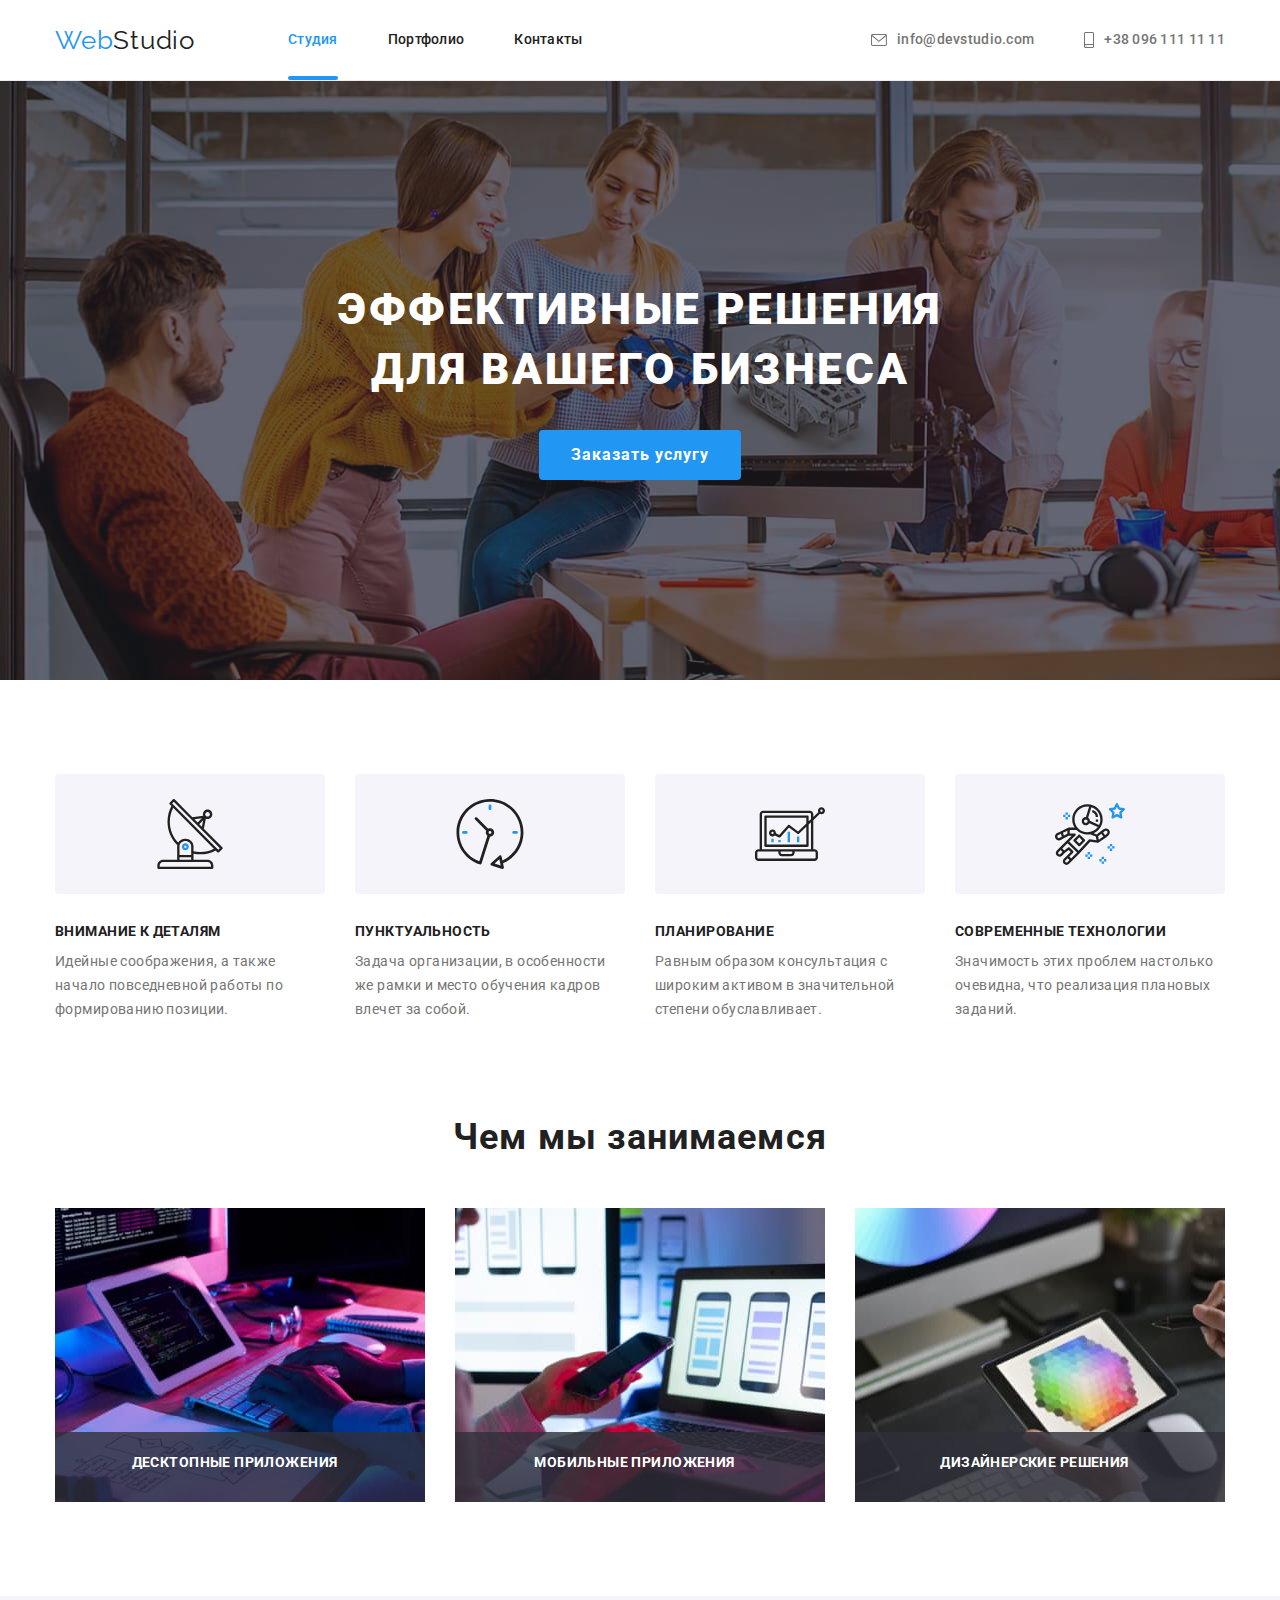
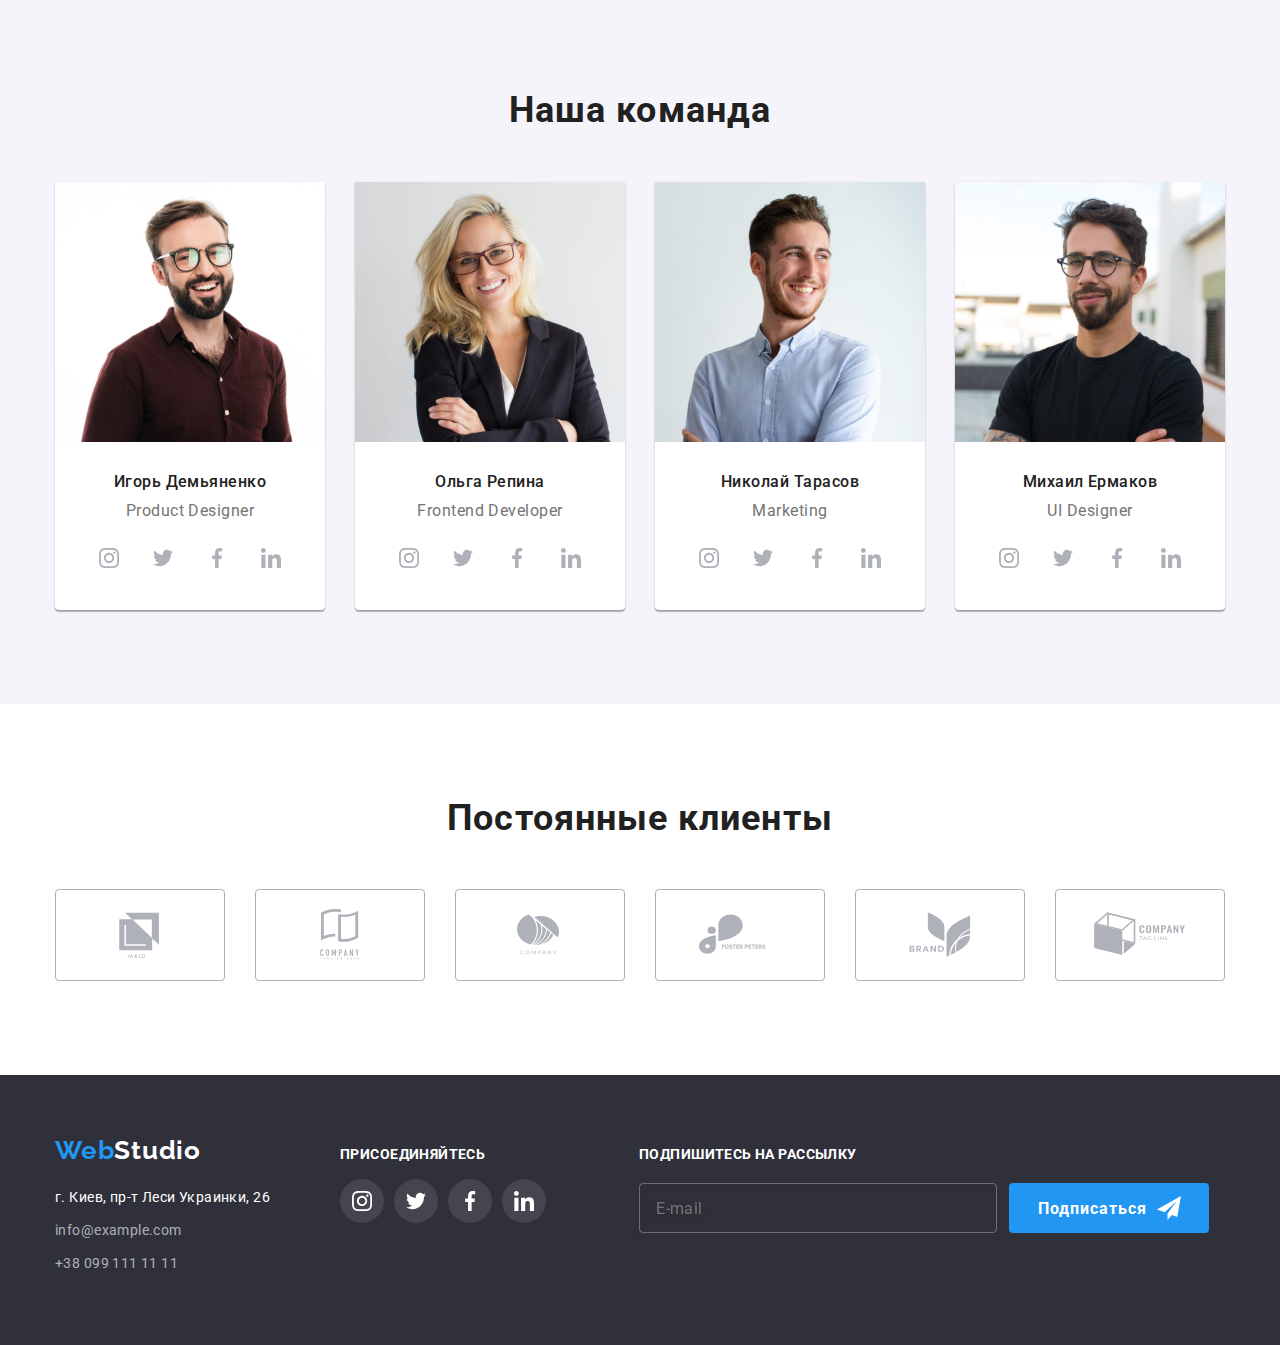
<file: index.html>
<!DOCTYPE html>
<html lang="ru">

<head>
  <meta charset="UTF-8" />
  <meta http-equiv="X-UA-Compatible" content="IE=edge" />
  <meta name="viewport" content="width=device-width, initial-scale=1.0" />
  <title>Document</title>
  <link rel="preconnect" href="https://fonts.googleapis.com" />
  <link rel="preconnect" href="https://fonts.gstatic.com" crossorigin />
  <link href="https://fonts.googleapis.com/css2?family=Raleway:wght@700&family=Roboto:wght@400;500;700;900&display=swap"
    rel="stylesheet" />
  <link rel="stylesheet"
    href="https://cdnjs.cloudflare.com/ajax/libs/modern-normalize/1.1.0/modern-normalize.min.css" />
  <!-- <link rel="stylesheet" href="./css/styles.css" /> -->
  <link rel="stylesheet" href="./css/main.css">
</head>

<body class="page">
  <!-- Шапка сайта -->
  <header class="page-header">
    <nav class="container nav__container">
      <a href="./index.html" class="nav__logo">Web<span class="nav__logos">Studio</span></a>
      <ul class="nav__list list">
        <li class="nav__lists"><a href="#" class="nav__link current current-line">Студия</a></li>
        <li class="nav__lists"><a href="./portfolio.html" class="nav__link ">Портфолио</a></li>
        <li class="nav__lists"><a href="#" class="nav__link">Контакты</a></li>
      </ul>
      <ul class="nav__contacts list">
        <li class="nav__lists">
          <a href="mailto:info@devstudio.com" class="nav__contact">
            <svg class="nav__email-icon" width="16" height="12">
              <use href="./images/icons.svg?v=2#icon-email"></use>
            </svg>info@devstudio.com
          </a>
        </li>
        <li class="nav__lists">
          <a href="tel:+380961111111" class="nav__contact">
            <svg class="nav__phone-icon" width="10" height="16">
              <use href="./images/icons.svg?v=2#icon-phone"></use>
            </svg>+38 096 111 11 11
          </a>
        </li>
      </ul>
    </nav>
  </header>

  <main class="main">
    <!-- Герой -->
    <section class="hero hero-img">
      <div class="container hero__container">
        <h1 class="hero__title">Эффективные решения для вашего бизнеса</h1>
        <button type="button" class="hero__button button" data-modal-open>Заказать услугу</button>
      </div>
    </section>
    <!-- Особенности -->
    <section class="section">
      <div class="container section__container">
        <ul class="feature-list list">
          <li class="feature-list__item">
            <div class="feature-list__box-icon">
              <svg class="feature-list__item-icon">
                <use href="./images/icons.svg?v=2#icon-antenna"></use>
              </svg>
            </div>
            <h3 class="feature-list__title">Внимание к деталям</h3>
            <p class="feature-list__text">
              Идейные соображения, а также начало повседневной работы по
              формированию позиции.
            </p>
          </li>
          <li class="feature-list__item">
            <div class="feature-list__box-icon">
              <svg class="feature-list__item-icon">
                <use href="./images/icons.svg?v=2#icon-clock"></use>
              </svg>
            </div>
            <h3 class="feature-list__title">Пунктуальность</h3>
            <p class="feature-list__text">
              Задача организации, в особенности же рамки и место обучения
              кадров влечет за собой.
            </p>
          </li>
          <li class="feature-list__item">
            <div class="feature-list__box-icon">
              <svg class="feature-list__item-icon">
                <use href="./images/icons.svg?v=2#icon-diagram"></use>
              </svg>
            </div>
            <h3 class="feature-list__title">Планирование</h3>
            <p class="feature-list__text">
              Равным образом консультация с широким активом в значительной
              степени обуславливает.
            </p>
          </li>
          <li class="feature-list__item">
            <div class="feature-list__box-icon">
              <svg class="feature-list__item-icon">
                <use href="./images/icons.svg?v=2#icon-astronaut"></use>
              </svg>
            </div>
            <h3 class="feature-list__title">Современные технологии</h3>
            <p class="feature-list__text">
              Значимость этих проблем настолько очевидна, что реализация
              плановых заданий.
            </p>
          </li>
        </ul>
      </div>
    </section>
    <!-- Чем мы занимаемся -->
    <section class="work">
      <div class="container work__conteiner">
        <h2 class="work__title">Чем мы занимаемся</h2>
        <ul class="work__list list">
          <li class="work__img img">
            <div class="work__apps">
              <img src="./images/box11.jpg" alt="руки на клавиатуре" width="370" />
              <h3 class="work__apps-text">Десктопные приложения</h3>
            </div>
          </li>
          <li class="work__img img">
            <div class="work__apps">
              <img src="./images/box21.jpg" alt="телефон в руках" width="370" />
              <h3 class="work__apps-text">Мобильные приложения</h3>
            </div>
          </li>
          <li class="work__img img">
            <div class="work__apps">
              <img src="./images/box31.jpg" alt="планшет в руках" width="370" />
              <h3 class="work__apps-text">Дизайнерские решения</h3>
            </div>
          </li>
        </ul>
      </div>
    </section>
    <!-- Наша команда -->
    <section class="user">
      <div class="container user__conteiner">
        <h2 class="user__galery">Наша команда</h2>
        <ul class="user__list list">
          <li class="user__item">
            <img src="./images/teamcard11.jpg" alt="Игорь Демьяненко" width="270" />
            <div class="user__head">
              <h3 class="user__headline">Игорь Демьяненко</h3>
              <p class="user__tagline">Product Designer</p>
              <ul class="social__list list">
                <li class="social__item">
                  <a href="" class="social__link">
                    <svg class="social__icon">
                      <use href="./images/icons.svg?v=2#icon-instagram"></use>
                    </svg>
                  </a>
                </li>
                <li class="social__item">
                  <a href="" class="social__link">
                    <svg class="social__icon">
                      <use href="./images/icons.svg?v=2#icon-twitter"></use>
                    </svg>
                  </a>
                </li>
                <li class="social__item">
                  <a href="" class="social__link">
                    <svg class="social__icon">
                      <use href="./images/icons.svg?v=2#icon-facebook"></use>
                    </svg>
                  </a>
                </li>
                <li class="social__item">
                  <a href="" class="social__link">
                    <svg class="social__icon">
                      <use href="./images/icons.svg?v=2#icon-linkedin"></use>
                    </svg>
                  </a>
                </li>
              </ul>
            </div>
          </li>
          <li class="user__item">
            <img src="./images/teamcard21.jpg" alt="Ольга Репина" width="270" />
            <div class="user__head">
              <h3 class="user__headline">Ольга Репина</h3>
              <p class="user__tagline">Frontend Developer</p>
              <ul class="social__list list">
                <li class="social__item">
                  <a href="" class="social__link">
                    <svg class="social__icon">
                      <use href="./images/icons.svg?v=2#icon-instagram"></use>
                    </svg>
                  </a>
                </li>
                <li class="social__item">
                  <a href="" class="social__link">
                    <svg class="social__icon">
                      <use href="./images/icons.svg?v=2#icon-twitter"></use>
                    </svg>
                  </a>
                </li>
                <li class="social__item">
                  <a href="" class="social__link">
                    <svg class="social__icon">
                      <use href="./images/icons.svg?v=2#icon-facebook"></use>
                    </svg>
                  </a>
                </li>
                <li class="social__item">
                  <a href="" class="social__link">
                    <svg class="social__icon">
                      <use href="./images/icons.svg?v=2#icon-linkedin"></use>
                    </svg>
                  </a>
                </li>
              </ul>
            </div>
          </li>
          <li class="user__item">
            <img src="./images/teamcard31.jpg" alt="Николай Тарасов" width="270" />
            <div class="user__head">
              <h3 class="user__headline">Николай Тарасов</h3>
              <p class="user__tagline">Marketing</p>
              <ul class="social__list list">
                <li class="social__item">
                  <a href="" class="social__link">
                    <svg class="social__icon">
                      <use href="./images/icons.svg?v=2#icon-instagram"></use>
                    </svg>
                  </a>
                </li>
                <li class="social__item">
                  <a href="" class="social__link">
                    <svg class="social__icon">
                      <use href="./images/icons.svg?v=2#icon-twitter"></use>
                    </svg>
                  </a>
                </li>
                <li class="social__item">
                  <a href="" class="social__link">
                    <svg class="social__icon">
                      <use href="./images/icons.svg?v=2#icon-facebook"></use>
                    </svg>
                  </a>
                </li>
                <li class="social__item">
                  <a href="" class="social__link">
                    <svg class="social__icon">
                      <use href="./images/icons.svg?v=2#icon-linkedin"></use>
                    </svg>
                  </a>
                </li>
              </ul>
            </div>
          </li>
          <li class="user__item">
            <img src="./images/teamcard41.jpg" alt="Михаил Ермаков" width="270" />
            <div class="user__head">
              <h3 class="user__headline">Михаил Ермаков</h3>
              <p class="user__tagline">UI Designer</p>
              <ul class="social__list list">
                <li class="social__item">
                  <a href="" class="social__link">
                    <svg class="social__icon">
                      <use href="./images/icons.svg?v=2#icon-instagram"></use>
                    </svg>
                  </a>
                </li>
                <li class="social__item">
                  <a href="" class="social__link">
                    <svg class="social__icon">
                      <use href="./images/icons.svg?v=2#icon-twitter"></use>
                    </svg>
                  </a>
                </li>
                <li class="social__item">
                  <a href="" class="social__link">
                    <svg class="social__icon">
                      <use href="./images/icons.svg?v=2#icon-facebook"></use>
                    </svg>
                  </a>
                </li>
                <li class="social__item">
                  <a href="" class="social__link">
                    <svg class="social__icon">
                      <use href="./images/icons.svg?v=2#icon-linkedin"></use>
                    </svg>
                  </a>
                </li>
              </ul>
            </div>
          </li>
        </ul>
      </div>
    </section>
    <section class="clients">
      <div class="container clients__conteiner">
        <h2 class="clients__title">Постоянные клиенты</h2>
        <ul class="clients__list list">
          <li class="clients__item">
            <a href="#" class="clients__link">
              <svg class="clients__icon">
                <use href="./images/icons.svg?v=2#icon-logo1"></use>
              </svg>
            </a>
          </li>
          <li class="clients__item">
            <a href="#" class="clients__link">
              <svg class="clients__icon">
                <use href="./images/icons.svg?v=2#icon-logo2"></use>
              </svg>
            </a>
          </li>
          <li class="clients__item">
            <a href="#" class="clients__link">
              <svg class="clients__icon">
                <use href="./images/icons.svg?v=2#icon-logo3"></use>
              </svg>
            </a>
          </li>
          <li class="clients__item">
            <a href="#" class="clients__link">
              <svg class="clients__icon">
                <use href="./images/icons.svg?v=2#icon-logo4"></use>
              </svg>
            </a>
          </li>
          <li class="clients__item">
            <a href="#" class="clients__link">
              <svg class="clients__icon">
                <use href="./images/icons.svg?v=2#icon-logo5"></use>
              </svg>
            </a>
          </li>
          <li class="clients__item">
            <a href="#" class="clients__link">
              <svg class="clients__icon">
                <use href="./images/icons.svg?v=2#icon-logo6"></use>
              </svg>
            </a>
          </li>
        </ul>
      </div>
    </section>
  </main>
  <!-- Подвал -->
  <footer class="footer-menu">
    <div class="container footer footer__conteiner">
      <div class="footer__left">
        <a href="./index.html" class="footer__logo">Web<span class="footer__logos">Studio</span></a>
        <address class="footer__address">
          <ul class="footer__address-list list">
            <li class="footer__address-item">
              <a href="" class="footer__address">г. Киев, пр-т Леси Украинки, 26</a>
            </li>
            <li class="footer__address-item">
              <a href="mailto:info@example.com" class="footer__contact">info@example.com</a>
            </li>
            <li class="footer__address-item">
              <a href="tel:+380991111111" class="footer__contact">+38 099 111 11 11</a>
            </li>
          </ul>
        </address>
      </div>
      <div class="aside">
        <h3 class="aside__title">Присоединяйтесь</h3>
        <ul class="aside-list list">
          <li class="aside-list__item">
            <a href="#" class="aside-list__link">
              <svg class="aside-list__icon">
                <use href="./images/icons.svg?v=2#icon-instagram"></use>
              </svg>
            </a>
          </li>
          <li class="aside-list__item">
            <a href="#" class="aside-list__link">
              <svg class="aside-list__icon">
                <use href="./images/icons.svg?v=2#icon-twitter"></use>
              </svg>
            </a>
          </li>
          <li class="aside-list__item">
            <a href="#" class="aside-list__link">
              <svg class="aside-list__icon">
                <use href="./images/icons.svg?v=2#icon-facebook"></use>
              </svg>
            </a>
          </li>
          <li class="aside-list__item">
            <a href="#" class="aside-list__link">
              <svg class="aside-list__icon">
                <use href="./images/icons.svg?v=2#icon-linkedin"></use>
              </svg>
            </a>
          </li>
        </ul>
      </div>
      <div class="footer-middle">
        <h3 class="footer-middle__title">Подпишитесь на рассылку</h3>
        <form action="footer-middle__form">
          <div class="footer-middle__field">
            <label class="footer-middle__label" for="user-email"></label>
            <input type="text" class="footer-middle__input" name="user-email" placeholder="E-mail" minlength="2"
              id="user-email" />
            <div class="middle-submit">
              <button type="submit" class="middle-submit__button button">
                <svg class="middle-submit__icon" width="24" heidht="24">
                  <use href="./images/icons.svg?v=2#icon-iconsend"></use>
                </svg>Подписаться</button>
            </div>
          </div>
        </form>
      </div>
  </footer>
  <div class="backdrop is-hidden" data-modal>
    <div class="backdrop__modal">
      <div class="backdrop__close" data-modal-close>
        <button type="button" class="backdrop__close-link">
          <svg class="backdrop__close-icon" width="18" height="18">
            <use href="./images/icons.svg?v=2#icon-close-black">
            </use>
          </svg>
        </button>
      </div>
      <p class="modal__title">Оставьте свои данные, мы вам перезвоним</p>
      <form action="modal__form">
        <div class="modal__field">
          <label class="modal__label" for="user-name">Имя</label>
          <div class="modal__wrapper">
            <input type="text" class="modal__input" name="user-name" required minlength="2" id="user-name" />
            <svg class="modal__icon" width="18" height="18">
              <use href="./images/icons.svg?v=2#icon-person-black"></use>
            </svg>
          </div>
        </div>
        <div class="modal__field">
          <label class="modal__label" for="user-tel">Телефон</label>
          <div class="modal__wrapper">
            <input type="text" class="modal__input" name="user-tel" required minlength="2" id="user-tel" />
            <svg class="modal__icon" width="18" height="18">
              <use href="./images/icons.svg?v=2#icon-phone-black"></use>
            </svg>
          </div>
        </div>
        <div class="modal__field">
          <label class="modal__label" for="user-email">Почта</label>
          <div class="modal__wrapper">
            <input type="text" class="modal__input" name="user-email" required minlength="2" id="user-email" />
            <svg class="modal__icon" width="18" height="18">
              <use href="./images/icons.svg?v=2#icon-email-black"></use>
            </svg>
          </div>
        </div>
        <div class="modal__field">
          <label class="modal__label" for="user-text">Комментарий</label>
          <textarea name="user-text" placeholder="Введите текст" id="user-text" class="modal__text"></textarea>
        </div>
        <div class="modal__field policy">
          <input type="checkbox" name="policy" id="policy" class="modal__check visually-hidden" />
          <label for="policy" class="modal__check-text">
            <span>
              <svg class="modal__check-icon" width="16" height="15">
                <use href="./images/icons.svg?v=2#icon-icon-check"></use>
              </svg>
            </span>
            Соглашаюсь с рассылкой и принимаю <a href="#" class="modal__check-policy">Условия договора</a></label>
        </div>
        <button type="submit" class="modal__button">Отправить</button>
      </form>
    </div>
  </div>
  <script src="./js/modal.js"></script>
</body>

</html>
</file>
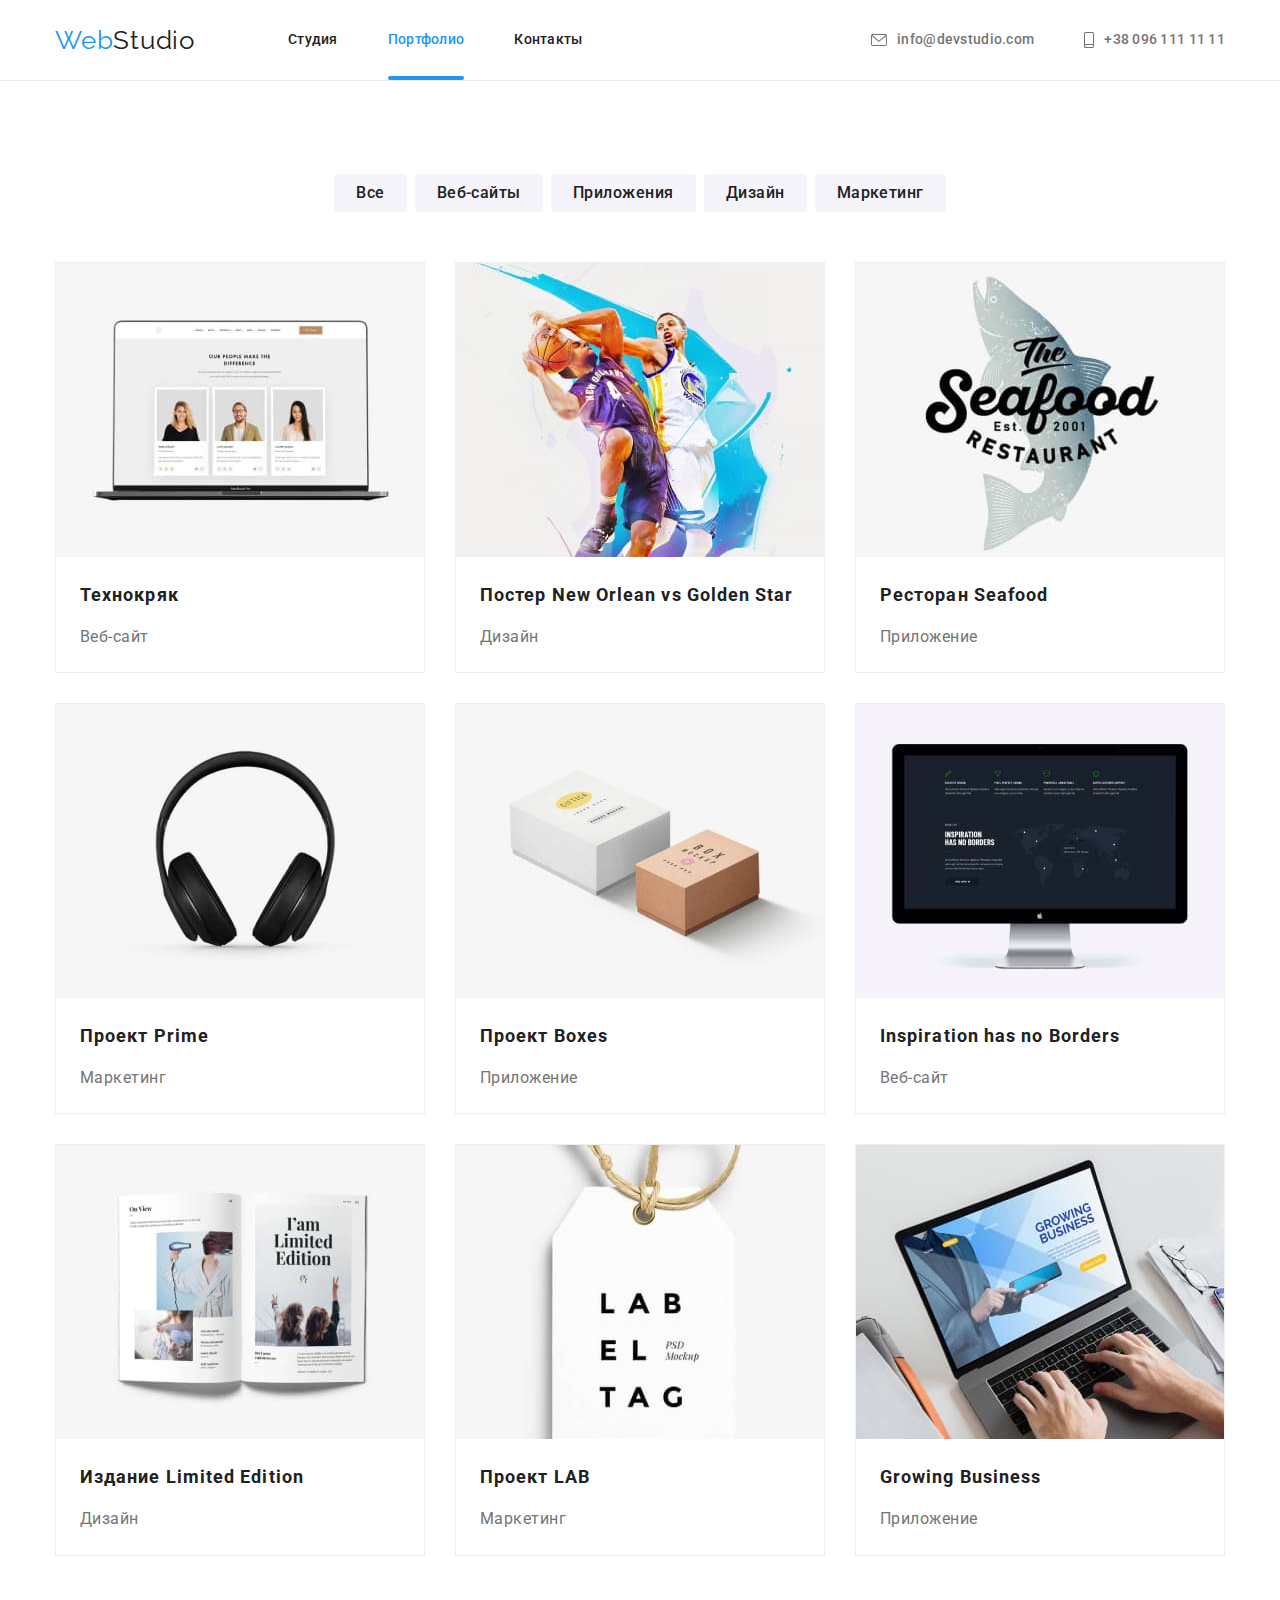
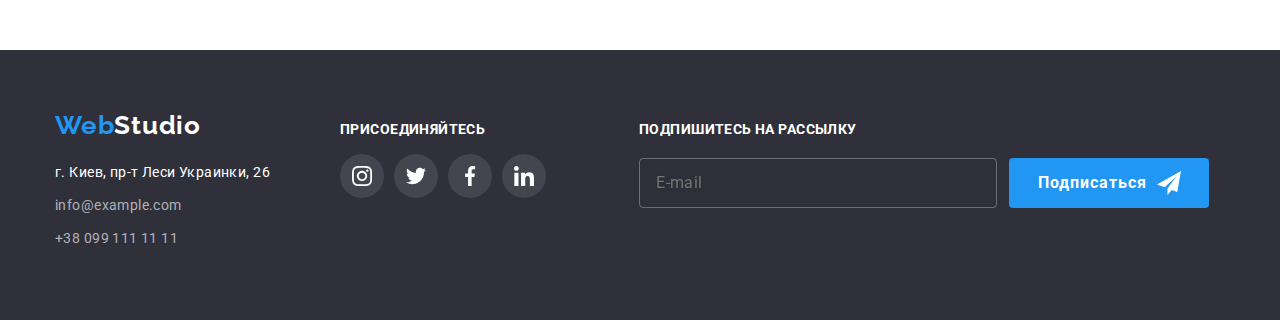
<file: portfolio.html>
<!DOCTYPE html>
<html lang="ru">

<head>
  <meta charset="UTF-8" />
  <meta http-equiv="X-UA-Compatible" content="IE=edge" />
  <meta name="viewport" content="width=device-width, initial-scale=1.0" />
  <title>Document</title>
  <link rel="preconnect" href="https://fonts.googleapis.com" />
  <link rel="preconnect" href="https://fonts.gstatic.com" crossorigin />
  <link href="https://fonts.googleapis.com/css2?family=Raleway:wght@700&family=Roboto:wght@400;500;700;900&display=swap"
    rel="stylesheet" />
  <link rel="stylesheet"
    href="https://cdnjs.cloudflare.com/ajax/libs/modern-normalize/1.1.0/modern-normalize.min.css" />
  <!-- <link rel="stylesheet" href="./css/styles.css" /> -->
  <link rel="stylesheet" href="./css/main.css">
</head>

<body class="page">
  <!-- Шапка сайта -->
  <header class="page-header">
    <nav class="container nav__container">
      <a href="./index.html" class="nav__logo">Web<span class="nav__logos">Studio</span></a>
      <ul class="nav__list list">
        <li class="nav__lists"><a href="./index.html" class="nav__link">Студия</a></li>
        <li class="nav__lists"><a href="#" class="nav__link current current-line">Портфолио</a></li>
        <li class="nav__lists"><a href="#" class="nav__link">Контакты</a></li>
      </ul>
      <ul class="nav__contacts list">
        <li class="nav__lists">
          <a href="mailto:info@devstudio.com" class="nav__contact">
            <svg class="nav__email-icon" width="16" height="12">
              <use href="./images/icons.svg?v=2#icon-email"></use>
            </svg>info@devstudio.com
          </a>
        </li>
        <li class="nav__lists">
          <a href="tel:+380961111111" class="nav__contact">
            <svg class="nav__phone-icon" width="10" height="16">
              <use href="./images/icons.svg?v=2#icon-phone"></use>
            </svg>+38 096 111 11 11
          </a>
        </li>
      </ul>
    </nav>
  </header>

  <main class="main">
    <!-- Кнопки -->
    <section class="buttons">
      <div class="container buttons__conteiner">
        <h1 class="buttons__title-hidden">Галерея</h1>
        <ul class="buttons__items list">
          <li class="buttons__item">
            <button type="button" class="buttons__primery button">Все</button>
          </li>
          <li class="buttons__item">
            <button type="button" class="buttons__primery button">Веб-сайты</button>
          </li>
          <li class="buttons__item">
            <button type="button" class="buttons__primery button">Приложения</button>
          </li>
          <li class="buttons__item">
            <button type="button" class="buttons__primery button">Дизайн</button>
          </li>
          <li class="buttons__item">
            <button type="button" class="buttons__primery button">Маркетинг</button>
          </li>
        </ul>

        <!--Наши работы -->

        <ul class="project-list list">
          <li class="project-list__item">
            <a href="#">
              <div class="project-list__solution">
                <img src="./images/tehnokrak.jpg" alt="ноутбук" width="370" />
                <p class="project-list__text">Технокряк это современная площадка распространения коронавируса. Компании
                  используют эту платформу для цифрового
                  шпионажа и атак на защищённые сервера конкурентов.</p>
              </div>
              <div class="project-list__after-item">
                <h2 class="project-list__caption" te>Технокряк</h2>
                <p class="project-list__lead">Веб-сайт</p>
              </div>
            </a>
          </li>
          <li class="project-list__item">
            <a href="#">
              <div class="project-list__solution">
                <img src="./images/posternew.jpg" alt="баскетболисты" width="370" />
                <p class="project-list__text">Технокряк это современная площадка распространения коронавируса. Компании
                  используют эту платформу для цифрового
                  шпионажа и атак на защищённые сервера конкурентов.</p>
              </div>
              <div class="project-list__after-item">
                <h2 class="project-list__caption">Постер New Orlean vs Golden Star</h2>
                <p class="project-list__lead">Дизайн</p>
              </div>
            </a>
          </li>
          <li class="project-list__item">
            <a href="#">
              <div class="project-list__solution">
                <img src="./images/restoran.jpg" alt="Рыба" width="370" />
                <p class="project-list__text">Технокряк это современная площадка распространения коронавируса. Компании
                  используют эту платформу для цифрового
                  шпионажа и атак на защищённые сервера конкурентов.</p>
              </div>
              <div class="project-list__after-item">
                <h2 class="project-list__caption">Ресторан Seafood</h2>
                <p class="project-list__lead">Приложение</p>
              </div>
            </a>
          </li>
          <li class="project-list__item">
            <a href="#">
              <div class="project-list__solution">
                <img src="./images/proectprime.jpg" alt="наушники" width="370" />
                <p class="project-list__text">Технокряк это современная площадка распространения коронавируса. Компании
                  используют эту платформу для цифрового
                  шпионажа и атак на защищённые сервера конкурентов.</p>
              </div>
              <div class="project-list__after-item">
                <h2 class="project-list__caption">Проект Prime</h2>
                <p class="project-list__lead">Маркетинг</p>
              </div>
            </a>
          </li>
          <li class="project-list__item">
            <a href="#">
              <div class="project-list__solution">
                <img src="./images/proectboxes.jpg" alt="коробки" width="370" />
                <p class="project-list__text">Технокряк это современная площадка распространения коронавируса. Компании
                  используют эту платформу для цифрового
                  шпионажа и атак на защищённые сервера конкурентов.</p>
              </div>
              <div class="project-list__after-item">
                <h2 class="project-list__caption">Проект Boxes</h2>
                <p class="project-list__lead">Приложение</p>
              </div>
            </a>
          </li>
          <li class="project-list__item">
            <a href="#">
              <div class="project-list__solution">
                <img src="./images/inspiration.jpg" alt="макбук" width="370" />
                <p class="project-list__text">Технокряк это современная площадка распространения коронавируса. Компании
                  используют эту платформу для цифрового
                  шпионажа и атак на защищённые сервера конкурентов.</p>
              </div>
              <div class="project-list__after-item">
                <h2 class="project-list__caption">Inspiration has no Borders</h2>
                <p class="project-list__lead">Веб-сайт</p>
              </div>
            </a>
          </li>
          <li class="project-list__item">
            <a href="#">
              <div class="project-list__solution">
                <img src="./images/izdanie.jpg" alt="журнал" width="370" />
                <p class="project-list__text">Технокряк это современная площадка распространения коронавируса. Компании
                  используют эту платформу для цифрового
                  шпионажа и атак на защищённые сервера конкурентов.</p>
              </div>
              <div class="project-list__after-item">
                <h2 class="project-list__caption">Издание Limited Edition</h2>
                <p class="project-list__lead">Дизайн</p>
              </div>
            </a>
          </li>
          <li class="project-list__item">
            <a href="#">
              <div class="project-list__solution">
                <img src="./images/proectlab.jpg" alt="бирка" width="370" height="294" />
                <p class="project-list__text">Технокряк это современная площадка распространения коронавируса. Компании
                  используют эту платформу для цифрового
                  шпионажа и атак на защищённые сервера конкурентов.</p>
              </div>
              <div class="project-list__after-item">
                <h2 class="project-list__caption">Проект LAB</h2>
                <p class="project-list__lead">Маркетинг</p>
              </div>
            </a>
          </li>
          <li class="project-list__item">
            <a href="#">
              <div class="project-list__solution">
                <img src="./images/growing.jpg" alt="руки на клавиатуре" width="370" />
                <p class="project-list__text">Технокряк это современная площадка распространения коронавируса. Компании
                  используют эту платформу для цифрового
                  шпионажа и атак на защищённые сервера конкурентов.</p>
              </div>
              <div class="project-list__after-item">
                <h2 class="project-list__caption">Growing Business</h2>
                <p class="project-list__lead">Приложение</p>
              </div>
            </a>
          </li>
        </ul>
      </div>
    </section>
  </main>

  <footer class="footer-menu">
    <!-- Подвал -->
    <div class="container footer footer__conteiner">
      <div class="footer__left">
        <a href="./index.html" class="footer__logo">Web<span class="footer__logos">Studio</span></a>
        <address class="footer__address">
          <ul class="footer__address-list list">
            <li class="footer__address-item">
              <a href="" class="footer__address">г. Киев, пр-т Леси Украинки, 26</a>
            </li>
            <li class="footer__address-item">
              <a href="mailto:info@example.com" class="footer__contact">info@example.com</a>
            </li>
            <li class="footer__address-item">
              <a href="tel:+380991111111" class="footer__contact">+38 099 111 11 11</a>
            </li>
          </ul>
        </address>
      </div>
      <div class="aside">
        <h3 class="aside__title">Присоединяйтесь</h3>
        <ul class="aside-list list">
          <li class="aside-list__item">
            <a href="#" class="aside-list__link">
              <svg class="aside-list__icon">
                <use href="./images/icons.svg?v=2#icon-instagram"></use>
              </svg>
            </a>
          </li>
          <li class="aside-list__item">
            <a href="#" class="aside-list__link">
              <svg class="aside-list__icon">
                <use href="./images/icons.svg?v=2#icon-twitter"></use>
              </svg>
            </a>
          </li>
          <li class="aside-list__item">
            <a href="#" class="aside-list__link">
              <svg class="aside-list__icon">
                <use href="./images/icons.svg?v=2#icon-facebook"></use>
              </svg>
            </a>
          </li>
          <li class="aside-list__item">
            <a href="#" class="aside-list__link">
              <svg class="aside-list__icon">
                <use href="./images/icons.svg?v=2#icon-linkedin"></use>
              </svg>
            </a>
          </li>
        </ul>
      </div>
      <div class="footer-middle">
        <h3 class="footer-middle__title">Подпишитесь на рассылку</h3>
        <form action="footer-middle__form">
          <div class="footer-middle__field">
            <label class="footer-middle__label" for="user-email"></label>
            <input type="text" class="footer-middle__input" name="user-email" placeholder="E-mail" minlength="2"
              id="user-email" />
            <div class="middle-submit">
              <button type="submit" class="middle-submit__button button">
                <svg class="middle-submit__icon" width="24" heidht="24">
                  <use href="./images/icons.svg?v=2#icon-iconsend"></use>
                </svg>Подписаться</button>
            </div>
          </div>
        </form>
      </div>
  </footer>
</body>

</html>
</file>
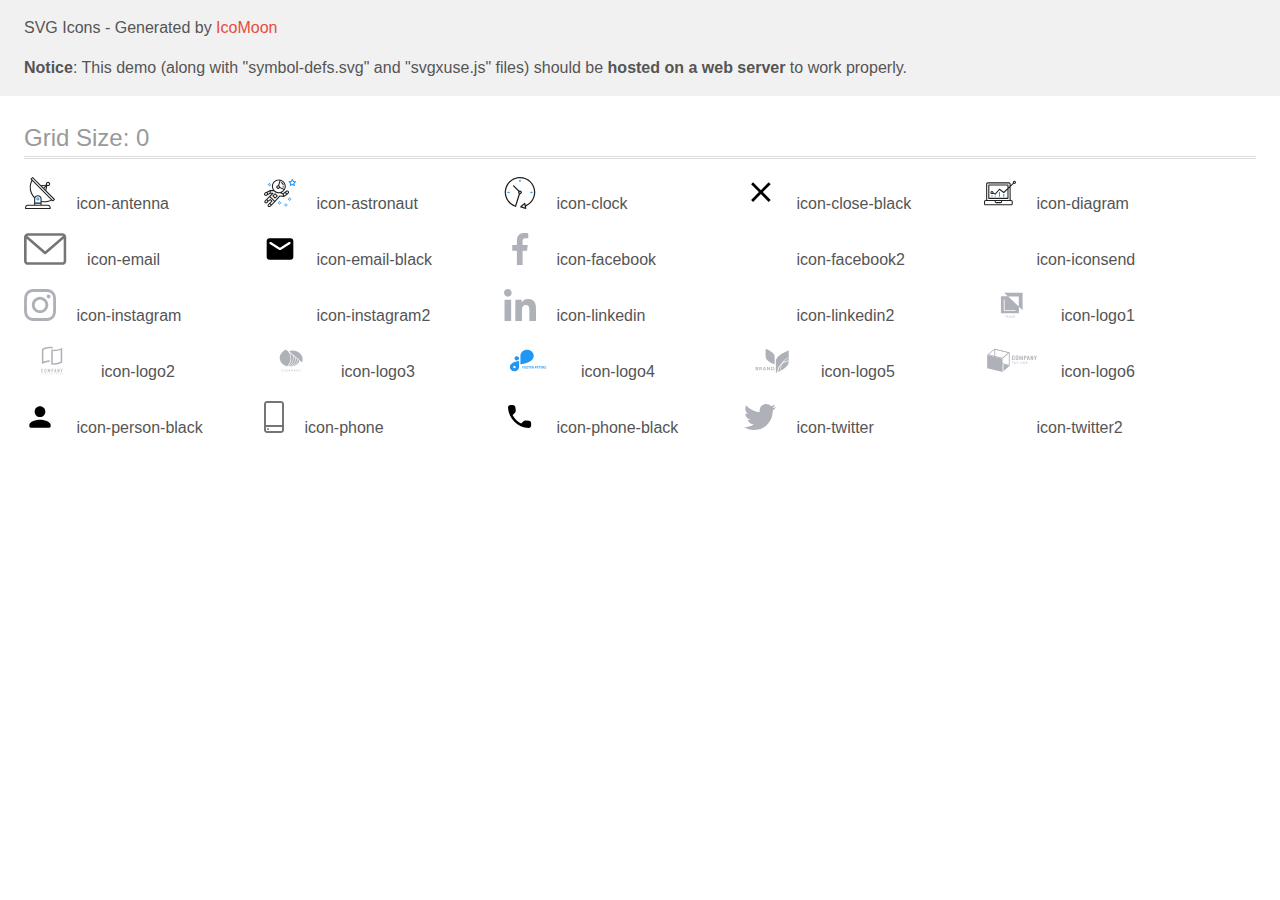
<file: images/icomoon/demo-external-svg.html>
<!doctype html>
<html>
<head>
    <title>IcoMoon - SVG Icons</title>
    <meta charset="utf-8">
    <meta name="viewport" content="width=device-width, initial-scale=1">
    <link rel="stylesheet" href="demo-files/demo.css">
    <link rel="stylesheet" href="style.css">
</head>
<body>
<header class="bgc1 clearfix">
<div class="mhl">
    <p>SVG Icons - Generated by <a href="https://icomoon.io/app">IcoMoon</a></p><p><strong>Notice</strong>: This demo (along with "symbol-defs.svg" and "svgxuse.js" files) should be <b>hosted on a web server</b> to work properly.</p>
</div>
</header>
    <div class="clearfix mhl ptl">
        <h1 class="mvm mtn fgc1">Grid Size: 0</h1>
        <div class="glyph fs1">
            <div class="clearfix pbs">
                <svg class="icon icon-antenna"><use xlink:href="symbol-defs.svg#icon-antenna"></use></svg><span class="name"> icon-antenna</span>
            </div>
        </div>
        <div class="glyph fs1">
            <div class="clearfix pbs">
                <svg class="icon icon-astronaut"><use xlink:href="symbol-defs.svg#icon-astronaut"></use></svg><span class="name"> icon-astronaut</span>
            </div>
        </div>
        <div class="glyph fs1">
            <div class="clearfix pbs">
                <svg class="icon icon-clock"><use xlink:href="symbol-defs.svg#icon-clock"></use></svg><span class="name"> icon-clock</span>
            </div>
        </div>
        <div class="glyph fs1">
            <div class="clearfix pbs">
                <svg class="icon icon-close-black"><use xlink:href="symbol-defs.svg#icon-close-black"></use></svg><span class="name"> icon-close-black</span>
            </div>
        </div>
        <div class="glyph fs1">
            <div class="clearfix pbs">
                <svg class="icon icon-diagram"><use xlink:href="symbol-defs.svg#icon-diagram"></use></svg><span class="name"> icon-diagram</span>
            </div>
        </div>
        <div class="glyph fs1">
            <div class="clearfix pbs">
                <svg class="icon icon-email"><use xlink:href="symbol-defs.svg#icon-email"></use></svg><span class="name"> icon-email</span>
            </div>
        </div>
        <div class="glyph fs1">
            <div class="clearfix pbs">
                <svg class="icon icon-email-black"><use xlink:href="symbol-defs.svg#icon-email-black"></use></svg><span class="name"> icon-email-black</span>
            </div>
        </div>
        <div class="glyph fs1">
            <div class="clearfix pbs">
                <svg class="icon icon-facebook"><use xlink:href="symbol-defs.svg#icon-facebook"></use></svg><span class="name"> icon-facebook</span>
            </div>
        </div>
        <div class="glyph fs1">
            <div class="clearfix pbs">
                <svg class="icon icon-facebook2"><use xlink:href="symbol-defs.svg#icon-facebook2"></use></svg><span class="name"> icon-facebook2</span>
            </div>
        </div>
        <div class="glyph fs1">
            <div class="clearfix pbs">
                <svg class="icon icon-iconsend"><use xlink:href="symbol-defs.svg#icon-iconsend"></use></svg><span class="name"> icon-iconsend</span>
            </div>
        </div>
        <div class="glyph fs1">
            <div class="clearfix pbs">
                <svg class="icon icon-instagram"><use xlink:href="symbol-defs.svg#icon-instagram"></use></svg><span class="name"> icon-instagram</span>
            </div>
        </div>
        <div class="glyph fs1">
            <div class="clearfix pbs">
                <svg class="icon icon-instagram2"><use xlink:href="symbol-defs.svg#icon-instagram2"></use></svg><span class="name"> icon-instagram2</span>
            </div>
        </div>
        <div class="glyph fs1">
            <div class="clearfix pbs">
                <svg class="icon icon-linkedin"><use xlink:href="symbol-defs.svg#icon-linkedin"></use></svg><span class="name"> icon-linkedin</span>
            </div>
        </div>
        <div class="glyph fs1">
            <div class="clearfix pbs">
                <svg class="icon icon-linkedin2"><use xlink:href="symbol-defs.svg#icon-linkedin2"></use></svg><span class="name"> icon-linkedin2</span>
            </div>
        </div>
        <div class="glyph fs1">
            <div class="clearfix pbs">
                <svg class="icon icon-logo1"><use xlink:href="symbol-defs.svg#icon-logo1"></use></svg><span class="name"> icon-logo1</span>
            </div>
        </div>
        <div class="glyph fs1">
            <div class="clearfix pbs">
                <svg class="icon icon-logo2"><use xlink:href="symbol-defs.svg#icon-logo2"></use></svg><span class="name"> icon-logo2</span>
            </div>
        </div>
        <div class="glyph fs1">
            <div class="clearfix pbs">
                <svg class="icon icon-logo3"><use xlink:href="symbol-defs.svg#icon-logo3"></use></svg><span class="name"> icon-logo3</span>
            </div>
        </div>
        <div class="glyph fs1">
            <div class="clearfix pbs">
                <svg class="icon icon-logo4"><use xlink:href="symbol-defs.svg#icon-logo4"></use></svg><span class="name"> icon-logo4</span>
            </div>
        </div>
        <div class="glyph fs1">
            <div class="clearfix pbs">
                <svg class="icon icon-logo5"><use xlink:href="symbol-defs.svg#icon-logo5"></use></svg><span class="name"> icon-logo5</span>
            </div>
        </div>
        <div class="glyph fs1">
            <div class="clearfix pbs">
                <svg class="icon icon-logo6"><use xlink:href="symbol-defs.svg#icon-logo6"></use></svg><span class="name"> icon-logo6</span>
            </div>
        </div>
        <div class="glyph fs1">
            <div class="clearfix pbs">
                <svg class="icon icon-person-black"><use xlink:href="symbol-defs.svg#icon-person-black"></use></svg><span class="name"> icon-person-black</span>
            </div>
        </div>
        <div class="glyph fs1">
            <div class="clearfix pbs">
                <svg class="icon icon-phone"><use xlink:href="symbol-defs.svg#icon-phone"></use></svg><span class="name"> icon-phone</span>
            </div>
        </div>
        <div class="glyph fs1">
            <div class="clearfix pbs">
                <svg class="icon icon-phone-black"><use xlink:href="symbol-defs.svg#icon-phone-black"></use></svg><span class="name"> icon-phone-black</span>
            </div>
        </div>
        <div class="glyph fs1">
            <div class="clearfix pbs">
                <svg class="icon icon-twitter"><use xlink:href="symbol-defs.svg#icon-twitter"></use></svg><span class="name"> icon-twitter</span>
            </div>
        </div>
        <div class="glyph fs1">
            <div class="clearfix pbs">
                <svg class="icon icon-twitter2"><use xlink:href="symbol-defs.svg#icon-twitter2"></use></svg><span class="name"> icon-twitter2</span>
            </div>
        </div>
  </div>
<script defer src="svgxuse.js"></script>
</body>
</html>
</file>
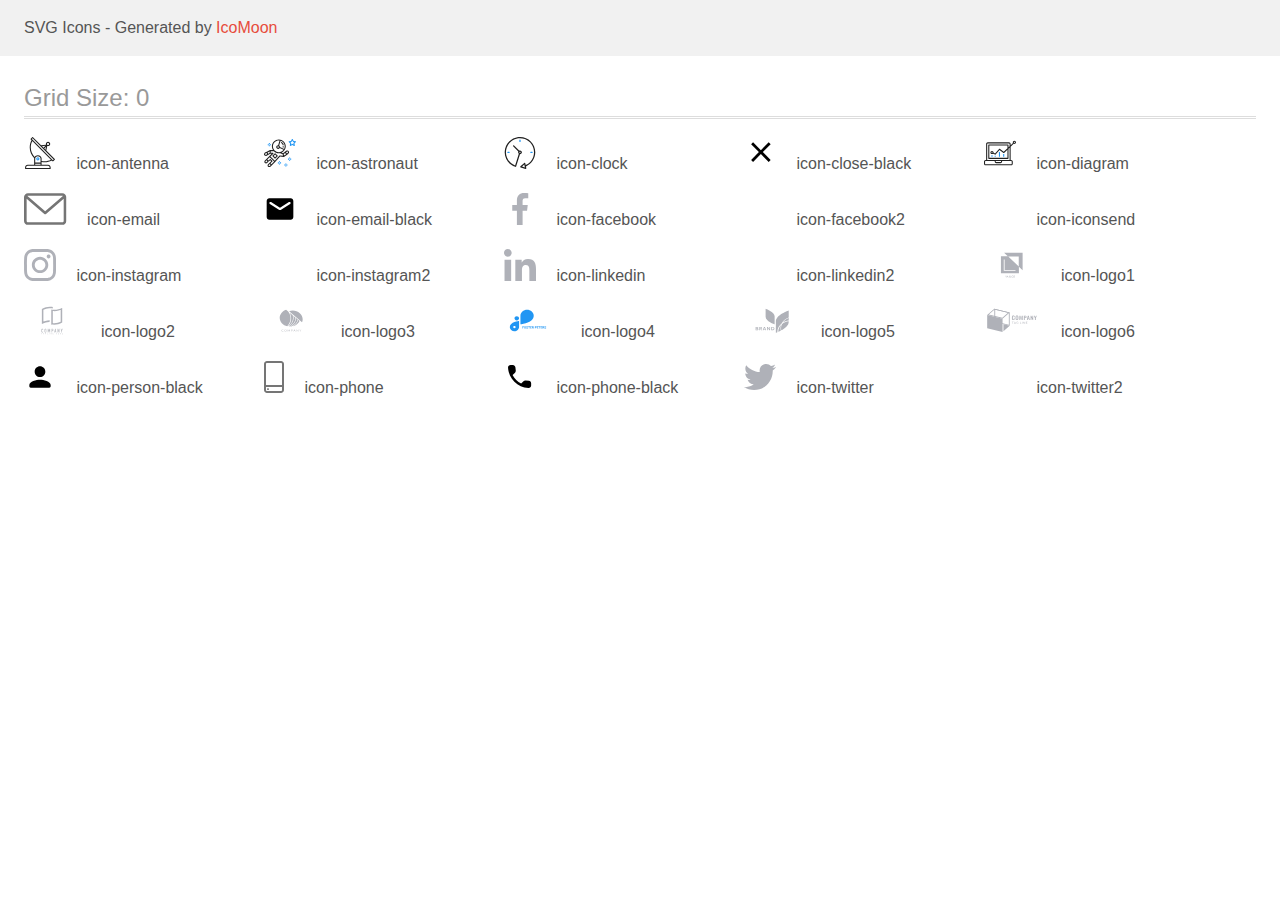
<file: images/icomoon/demo.html>
<!doctype html>
<html>
<head>
    <title>IcoMoon - SVG Icons</title>
    <meta charset="utf-8">
    <meta name="viewport" content="width=device-width, initial-scale=1">
    <link rel="stylesheet" href="demo-files/demo.css">
    <link rel="stylesheet" href="style.css">
</head>
<body>
<svg aria-hidden="true" style="position: absolute; width: 0; height: 0; overflow: hidden;" version="1.1" xmlns="http://www.w3.org/2000/svg" xmlns:xlink="http://www.w3.org/1999/xlink">
<defs>
<symbol id="icon-antenna" viewBox="0 0 32 32">
<path fill="#212121" style="fill: var(--color1, #212121)" d="M30.773 22.098l-8.443-8.505 0.937-4.616c0.225 0.090 0.485 0.144 0.758 0.146h0.007c0.008 0 0.017 0 0.026 0 1.192 0 2.159-0.967 2.159-2.159s-0.967-2.159-2.159-2.159c-1.192 0-2.159 0.967-2.159 2.159 0 0.259 0.046 0.508 0.13 0.739l-0.005-0.015-4.96 0.606-8.091-8.133c-0.096-0.098-0.229-0.159-0.376-0.16h-0c-0.14 0.001-0.274 0.057-0.373 0.155l-1.512 1.504c-0.096 0.097-0.156 0.23-0.156 0.377s0.060 0.281 0.156 0.377v0l0.814 0.825c-1.143 2.062-1.816 4.522-1.816 7.139 0 4.106 1.656 7.824 4.336 10.525l-0.001-0.001c0.043 0.041 0.092 0.074 0.146 0.097-0.032 0.164-0.051 0.353-0.052 0.546v6.188h-6.4c-1.472 0.001-2.666 1.194-2.667 2.666v1.067c0 0.295 0.239 0.534 0.534 0.534h24.534c0.294 0 0.533-0.239 0.533-0.534v-1.067c-0.002-1.472-1.195-2.665-2.666-2.666h-6.4v-2.742c1.003 0.21 2.024 0.317 3.049 0.32 2.58-0.003 5.005-0.663 7.117-1.822l-0.077 0.039 0.818 0.823c0.099 0.101 0.235 0.159 0.376 0.16 0.14-0.001 0.274-0.057 0.373-0.155l1.512-1.504c0.096-0.097 0.156-0.23 0.156-0.377s-0.060-0.281-0.156-0.377v0zM23.28 6.233c0.193-0.192 0.459-0.31 0.752-0.31 0.589 0 1.067 0.478 1.067 1.066s-0.477 1.066-1.067 1.066c-0 0-0 0-0 0h-0.004c-0.587-0.003-1.061-0.479-1.061-1.066 0-0.295 0.12-0.563 0.314-0.756l0-0h-0.002zM22.024 9.737l-0.598 2.946-1.175-1.183 1.774-1.763zM21.419 8.835l-1.92 1.909-1.486-1.493 3.406-0.416zM24.004 28.8c0.884 0 1.6 0.716 1.6 1.6v0 0.534h-23.466v-0.534c0-0.884 0.716-1.6 1.6-1.6v0h20.267zM16.538 26.666v1.067h-5.334v-1.067h5.334zM11.204 25.6v-4.053c0-1.294 1.196-2.346 2.667-2.346s2.667 1.053 2.667 2.346v4.053h-5.334zM17.604 23.904v-2.357c0-1.882-1.675-3.413-3.733-3.413-0.017-0-0.038-0-0.058-0-1.353 0-2.54 0.707-3.213 1.771l-0.009 0.016c-2.36-2.482-3.812-5.846-3.812-9.55 0-2.314 0.567-4.496 1.569-6.414l-0.036 0.077 18.602 18.709c-1.823 0.947-3.979 1.502-6.266 1.502-1.079 0-2.128-0.124-3.136-0.357l0.093 0.018zM28.893 23.22l-21.057-21.181 0.754-0.752 7.935 7.98c0.004 0 0.006 0.007 0.010 0.010l13.114 13.191-0.757 0.752z"></path>
<path fill="#2196f3" style="fill: var(--color2, #2196f3)" d="M13.876 20.267h-0.005c-0.001 0-0.002 0-0.002 0-0.884 0-1.6 0.716-1.6 1.6s0.715 1.599 1.597 1.6h0.005c0.001 0 0.001 0 0.002 0 0.884 0 1.6-0.716 1.6-1.6s-0.715-1.599-1.598-1.6h-0zM14.249 22.245c-0.096 0.096-0.229 0.155-0.376 0.155-0.295 0-0.534-0.239-0.534-0.534s0.238-0.533 0.532-0.533h0c0.293 0.001 0.531 0.239 0.531 0.533 0 0.148-0.060 0.282-0.157 0.378l-0 0h0.005z"></path>
</symbol>
<symbol id="icon-astronaut" viewBox="0 0 32 32">
<path fill="#2196f3" style="fill: var(--color2, #2196f3)" d="M31.974 4.524c-0.064-0.191-0.227-0.332-0.427-0.362l-0.003-0-1.911-0.278-0.855-1.731c-0.179-0.365-0.777-0.365-0.956 0l-0.855 1.731-1.911 0.278c-0.26 0.039-0.457 0.26-0.457 0.528 0 0.15 0.062 0.285 0.161 0.382l1.383 1.348-0.326 1.903c-0.034 0.2 0.048 0.402 0.212 0.522 0.166 0.12 0.383 0.135 0.562 0.040l1.709-0.899 1.709 0.899c0.072 0.038 0.157 0.061 0.247 0.061 0.295 0 0.534-0.239 0.534-0.534 0-0.031-0.003-0.062-0.008-0.092l0 0.003-0.326-1.903 1.383-1.348c0.099-0.097 0.161-0.233 0.161-0.382 0-0.059-0.009-0.115-0.027-0.168l0.001 0.004zM29.511 5.851c-0.126 0.122-0.183 0.299-0.153 0.472l0.191 1.114-1-0.526c-0.072-0.039-0.158-0.062-0.249-0.062s-0.177 0.023-0.252 0.063l0.003-0.001-1 0.526 0.191-1.114c0.005-0.027 0.008-0.059 0.008-0.091 0-0.149-0.061-0.285-0.16-0.381l-0-0-0.811-0.79 1.119-0.162c0.174-0.025 0.324-0.134 0.402-0.292l0.5-1.013 0.5 1.013c0.078 0.158 0.228 0.267 0.402 0.292l1.119 0.162-0.809 0.79zM26.134 20.522h-1.067v1.067h1.067v-1.067zM26.134 22.656h-1.067v1.066h1.067v-1.066zM27.2 21.589h-1.067v1.067h1.067v-1.067zM25.067 21.589h-1.067v1.067h1.067v-1.067zM22.4 26.389h-1.067v1.067h1.067v-1.067zM22.4 28.523h-1.067v1.067h1.067v-1.067zM23.467 27.456h-1.067v1.067h1.067v-1.067zM21.334 27.456h-1.067v1.067h1.067v-1.067zM16 24.256h-1.066v1.067h1.066v-1.067zM16 26.389h-1.066v1.067h1.066v-1.067zM17.067 25.322h-1.067v1.067h1.067v-1.067zM14.934 25.322h-1.067v1.067h1.067v-1.067zM5.867 6.122h-1.066v1.066h1.066v-1.066zM5.867 8.256h-1.066v1.066h1.066v-1.066zM6.933 7.189h-1.067v1.067h1.066v-1.067zM4.8 7.189h-1.067v1.067h1.067v-1.067z"></path>
<path fill="#212121" style="fill: var(--color1, #212121)" d="M24.715 14.16c-0.28-0.376-0.698-0.636-1.179-0.703l-0.009-0.001c-0.076-0.012-0.164-0.018-0.254-0.018-0.411 0-0.789 0.139-1.090 0.373l0.004-0.003-1.253 0.96-1.898 1.417-1.358-0.541c2.421-1.086 4.113-3.508 4.113-6.32 0-3.823-3.122-6.934-6.961-6.934s-6.961 3.11-6.961 6.934c0 1.386 0.415 2.674 1.12 3.759l-2.768-0.024c-0.009 0-0.016 0.005-0.023 0.005-0.057 0.003-0.11 0.014-0.159 0.033l0.004-0.001c-0.013 0.005-0.026 0.007-0.038 0.013-0.006 0.003-0.013 0.003-0.019 0.006l-3.233 1.596c-0 0-0.001 0-0.001 0.001l-1.893 0.91c-0.024 0.011-0.045 0.023-0.065 0.036l0.001-0.001c-0.482 0.324-0.795 0.867-0.795 1.483 0 0.297 0.073 0.577 0.201 0.823l-0.005-0.010c0.22 0.424 0.592 0.742 1.043 0.885l0.013 0.003c0.161 0.053 0.345 0.083 0.537 0.083 0.308 0 0.598-0.078 0.851-0.216l-0.009 0.005 1.388-0.738 2.264-1.169 1.357-0.008-5.442 5.415c0 0.001-0.001 0.001-0.001 0.001l-1.339 1.333c-0.303 0.299-0.491 0.714-0.491 1.173 0 0.002 0 0.003 0 0.005v-0c0.002 0.919 0.748 1.664 1.667 1.664 0.001 0 0.002 0 0.002 0h-0c0.428 0 0.854-0.162 1.18-0.485l1.314-1.309 1.741-1.3 0.901 0.897-3.102 3.088c-0.303 0.299-0.491 0.714-0.491 1.173 0 0.001 0 0.003 0 0.004v-0c0 0.445 0.174 0.864 0.49 1.179 0.302 0.3 0.717 0.485 1.176 0.485 0.001 0 0.002 0 0.003 0h-0c0.427 0 0.855-0.162 1.18-0.485l4.488-4.472c0.007-0.006 0.016-0.009 0.022-0.016l5.166-5.658 3.471 0.494c0.025 0.004 0.050 0.006 0.075 0.006 0.064 0 0.127-0.016 0.187-0.038 0.017-0.006 0.032-0.015 0.049-0.023 0.019-0.010 0.039-0.015 0.058-0.027l3.213-2.133c0.012-0.008 0.018-0.021 0.029-0.030 0.013-0.010 0.029-0.014 0.041-0.026l1.271-1.191c0.348-0.326 0.564-0.787 0.564-1.3 0-0.4-0.132-0.769-0.355-1.066l0.003 0.005zM2.13 17.77c-0.098 0.054-0.215 0.086-0.34 0.086-0.078 0-0.153-0.013-0.224-0.036l0.005 0.001c-0.294-0.093-0.504-0.364-0.504-0.683 0-0.235 0.114-0.444 0.289-0.575l0.002-0.001 1.314-0.632 0.316 0.924 0.133 0.389-0.992 0.527zM5.627 15.942l-1.548 0.8-0.255-0.746-0.184-0.537 2.027-1.001-0.040 1.484zM20.727 9.322c0 0.918-0.219 1.785-0.599 2.56l-4.181-1.899c-0.044-0.575-0.342-1.072-0.782-1.384l-0.006-0.004 1.464-4.861c2.377 0.757 4.104 2.975 4.104 5.588zM8.938 9.322c0-3.235 2.644-5.867 5.894-5.867 0.253 0 0.5 0.022 0.745 0.053l-1.432 4.753c-0.019 0-0.037-0.006-0.057-0.006-0 0-0.001 0-0.001 0-1.032 0-1.869 0.835-1.872 1.867v0c0.003 1.031 0.84 1.867 1.872 1.867 0 0 0 0 0.001 0h-0c0.695 0 1.295-0.383 1.618-0.944l3.863 1.755c-1.075 1.447-2.795 2.39-4.737 2.39-3.25 0-5.894-2.632-5.894-5.867zM14.895 10.122c0 0.441-0.362 0.8-0.806 0.8-0 0-0.001 0-0.001 0-0.443 0-0.802-0.358-0.804-0.8v-0c0-0.441 0.361-0.8 0.806-0.8s0.806 0.359 0.806 0.8zM2.464 25.146c-0.11 0.109-0.261 0.176-0.428 0.176s-0.317-0.067-0.427-0.175l0 0c-0.109-0.108-0.176-0.257-0.176-0.422s0.067-0.314 0.176-0.422l0-0 0.962-0.959 0.852 0.848-0.959 0.954zM5.678 28.88c-0.11 0.109-0.261 0.176-0.428 0.176s-0.317-0.067-0.427-0.175l0 0c-0.109-0.108-0.176-0.257-0.176-0.422s0.067-0.314 0.176-0.422l0-0 0.963-0.959 0.852 0.848-0.96 0.955zM9.16 25.411l-0.001 0.001-1.765 1.76-0.852-0.848 1.765-1.757c0.040-0.040 0.065-0.088 0.090-0.136 0.007-0.014 0.020-0.026 0.026-0.040 0.016-0.041 0.019-0.085 0.026-0.128 0.003-0.025 0.014-0.048 0.014-0.073 0-0.035-0.013-0.070-0.020-0.105-0.006-0.032-0.006-0.064-0.019-0.096-0.025-0.053-0.055-0.098-0.092-0.138l0 0c-0.010-0.012-0.014-0.026-0.025-0.038h-0.001s0-0.001-0.001-0.002l-1.607-1.6c-0.017-0.017-0.039-0.024-0.058-0.038-0.025-0.021-0.054-0.040-0.084-0.056l-0.003-0.001c-0.026-0.012-0.058-0.023-0.090-0.031l-0.003-0.001c-0.030-0.009-0.065-0.017-0.101-0.020l-0.002-0c-0.007-0-0.015-0-0.023-0-0.026 0-0.051 0.002-0.075 0.005l0.003-0c-0.036 0.005-0.069 0.009-0.104 0.021s-0.064 0.027-0.094 0.045c-0.020 0.011-0.043 0.015-0.061 0.029l-1.774 1.324-0.901-0.897 2.399-2.386 4.36 4.289-0.928 0.919zM15.979 18.394c-0.016-0.002-0.030 0.004-0.046 0.003-0.008-0-0.017-0.001-0.027-0.001-0.031 0-0.062 0.003-0.092 0.008l0.003-0c-0.070 0.011-0.132 0.035-0.187 0.070l0.002-0.001c-0.030 0.018-0.057 0.037-0.083 0.061-0.013 0.011-0.028 0.016-0.040 0.029l-4.698 5.146-4.328-4.256 2.833-2.818c0.096-0.097 0.156-0.23 0.156-0.377 0-0.295-0.239-0.534-0.534-0.534-0.001 0-0.001 0-0.002 0h0l-2.219 0.013 0.028-1.607 3.104 0.027c1.264 1.297 3.027 2.101 4.978 2.101 0.001 0 0.002 0 0.003 0h-0c0.438 0 0.864-0.046 1.28-0.122 0.040 0.032 0.080 0.064 0.129 0.085l2.41 0.96 0.152 0.758 0.178 0.886-3.003-0.427zM20.020 18.572l-0.313-1.558 1.446-1.080 0.946 1.257-2.080 1.381zM23.773 15.741l-0.837 0.785-0.931-1.236 0.831-0.637c0.155-0.119 0.351-0.168 0.543-0.143 0.193 0.027 0.364 0.128 0.48 0.284 0.088 0.117 0.141 0.265 0.141 0.426 0 0.206-0.087 0.391-0.226 0.521l-0 0z"></path>
<path fill="#212121" style="fill: var(--color1, #212121)" d="M13.602 18.544l-2.143-2.134c-0.096-0.096-0.229-0.155-0.376-0.155s-0.28 0.059-0.376 0.155l-2.143 2.133c-0.097 0.097-0.156 0.23-0.156 0.378s0.060 0.281 0.156 0.378l-0-0 2.142 2.134c0.096 0.096 0.229 0.156 0.376 0.156s0.28-0.059 0.376-0.156v0l2.143-2.134c0.097-0.097 0.157-0.23 0.157-0.378s-0.060-0.281-0.157-0.378l-0-0zM11.083 20.303l-1.387-1.381 1.386-1.381 1.387 1.381-1.387 1.381zM17.164 5.071l-0.258 1.036c0.071 0.018 1.738 0.452 1.738 2.149h1.067c0-2.017-1.666-2.965-2.547-3.184zM19.711 9.322h-1.067v1.066h1.067v-1.066z"></path>
</symbol>
<symbol id="icon-clock" viewBox="0 0 32 32">
<path fill="#212121" style="fill: var(--color1, #212121)" d="M31.296 15.301c-0.001-8.452-6.855-15.303-15.308-15.301s-15.303 6.855-15.301 15.308c0.002 6.788 4.422 12.543 10.541 14.545l0.108 0.031c0.061 0.019 0.123 0.029 0.187 0.029 0.12 0 0.238-0.032 0.342-0.094 0.135-0.080 0.236-0.207 0.283-0.357l3.865-12.25c1.054-0.004 1.906-0.859 1.906-1.913 0-1.056-0.856-1.913-1.913-1.913-0.303 0-0.59 0.071-0.845 0.196l0.011-0.005-5.106-5.107c-0.114-0.11-0.271-0.179-0.443-0.179-0.352 0-0.638 0.286-0.638 0.638 0 0.172 0.068 0.328 0.179 0.443l-0-0 5.103 5.109c-0.121 0.241-0.191 0.525-0.191 0.826 0 0.602 0.283 1.137 0.723 1.48l0.004 0.003-3.682 11.673c-7.278-2.681-11.004-10.754-8.324-18.032s10.754-11.004 18.032-8.323c7.278 2.681 11.004 10.754 8.323 18.032-1.345 3.581-4.003 6.406-7.374 7.938l-0.088 0.036-0.398-1.874c-0.063-0.291-0.318-0.506-0.624-0.506-0.164 0-0.313 0.062-0.426 0.163l0.001-0.001-3.837 3.426c-0.132 0.117-0.214 0.287-0.214 0.477 0 0.283 0.185 0.524 0.441 0.606l0.005 0.001 4.899 1.563c0.058 0.020 0.126 0.031 0.196 0.031 0.352 0 0.637-0.285 0.637-0.637 0-0.047-0.005-0.093-0.015-0.138l0.001 0.004-0.391-1.839c5.528-2.374 9.329-7.772 9.329-14.057 0-0.011 0-0.023-0-0.034v0.002zM15.992 14.664c0.352 0 0.638 0.286 0.638 0.638s-0.285 0.638-0.638 0.638v0c-0.352 0-0.638-0.286-0.638-0.638s0.286-0.638 0.638-0.638v0zM18.092 29.528l2.184-1.948 0.603 2.84-2.787-0.892z"></path>
<path fill="#2196f3" style="fill: var(--color2, #2196f3)" d="M15.354 3.185v1.275c0 0.352 0.286 0.638 0.638 0.638s0.638-0.285 0.638-0.638v0-1.275c0-0.352-0.285-0.638-0.638-0.638s-0.638 0.285-0.638 0.638v0zM3.876 14.664c-0.352 0-0.638 0.286-0.638 0.638s0.285 0.638 0.638 0.638h1.275c0.352 0 0.638-0.286 0.638-0.638s-0.285-0.638-0.638-0.638h-1.275zM28.108 15.939c0.352 0 0.638-0.286 0.638-0.638s-0.285-0.638-0.638-0.638h-1.275c-0.352 0-0.638 0.286-0.638 0.638s0.285 0.638 0.638 0.638h1.275z"></path>
</symbol>
<symbol id="icon-close-black" viewBox="0 0 32 32">
<path d="M26.667 7.303l-1.97-1.97-7.808 7.808-7.808-7.808-1.97 1.97 7.808 7.808-7.808 7.808 1.97 1.97 7.808-7.808 7.808 7.808 1.97-1.97-7.808-7.808 7.808-7.808z"></path>
</symbol>
<symbol id="icon-diagram" viewBox="0 0 32 32">
<path fill="#2196f3" style="fill: var(--color2, #2196f3)" d="M14.926 14.965h1.066v4.798h-1.066v-4.798zM19.19 17.097h1.066v2.665h-1.066v-2.665zM10.661 18.696h1.066v1.066h-1.066v-1.066zM7.463 18.163h1.066v1.599h-1.066v-1.599z"></path>
<path fill="#212121" style="fill: var(--color1, #212121)" d="M1.599 28.291h25.586c0 0 0 0 0 0 0.883 0 1.599-0.716 1.599-1.599v0-2.132c0-0.883-0.716-1.599-1.599-1.599v0h-0.533v-13.294l3.028-2.868c0.207 0.104 0.452 0.166 0.711 0.166 0.888 0 1.608-0.72 1.608-1.608s-0.72-1.608-1.608-1.608c-0.888 0-1.608 0.72-1.608 1.608 0 0.247 0.056 0.481 0.155 0.69l-0.004-0.010-2.281 2.162v-1.23c0-0.883-0.716-1.599-1.599-1.599v0h-21.323c-0.883 0-1.599 0.716-1.599 1.599v0 15.992h-0.533c-0.883 0-1.599 0.716-1.599 1.599v0 2.132c0 0.883 0.716 1.599 1.599 1.599v0zM30.384 4.837c0.294 0 0.533 0.239 0.533 0.533s-0.239 0.533-0.533 0.533v0c-0.294 0-0.533-0.239-0.533-0.533s0.239-0.533 0.533-0.533v0zM3.198 6.969c0-0.294 0.239-0.533 0.533-0.533h21.323c0.294 0 0.533 0.239 0.533 0.533v2.239l-1.066 1.013v-2.185c0-0.295-0.239-0.534-0.534-0.534h-19.189c-0.294 0-0.534 0.239-0.534 0.533v13.327c0 0.294 0.239 0.533 0.534 0.533h19.189c0.295 0 0.534-0.239 0.534-0.533v-9.675l1.066-1.010v12.283h-22.389v-15.991zM7.996 13.899c-0.001 0-0.003 0-0.005 0-0.883 0-1.599 0.716-1.599 1.599s0.716 1.599 1.599 1.599c0.432 0 0.824-0.172 1.112-0.45l-0 0 1.853 0.93c0.215 0.107 0.476 0.057 0.636-0.122l3.939-4.432 3.872 2.902c0.208 0.155 0.498 0.139 0.686-0.039l3.365-3.188v8.131h-18.123v-12.261h18.123v2.661l-3.771 3.572-3.904-2.927c-0.088-0.067-0.2-0.107-0.32-0.107-0.158 0-0.3 0.069-0.398 0.178l-0 0.001-3.993 4.493-1.493-0.746c0.011-0.064 0.017-0.128 0.020-0.193 0-0.883-0.716-1.599-1.599-1.599v0zM8.529 15.498c0 0.294-0.239 0.533-0.533 0.533s-0.533-0.239-0.533-0.533v0c0-0.294 0.239-0.533 0.533-0.533s0.533 0.239 0.533 0.533v0zM11.727 24.026h5.33v0.533c0 0.294-0.238 0.533-0.533 0.533h-4.265c-0.294 0-0.533-0.239-0.533-0.533v0-0.533zM1.067 24.56c0-0.294 0.238-0.533 0.533-0.533h9.062v0.533c0 0.883 0.716 1.599 1.599 1.599v0h4.265c0.883 0 1.599-0.716 1.599-1.599v0-0.533h9.062c0.294 0 0.533 0.239 0.533 0.533v2.132c0 0.294-0.239 0.533-0.533 0.533h-25.586c-0 0-0 0-0 0-0.294 0-0.533-0.239-0.533-0.533 0 0 0 0 0 0v0-2.132z"></path>
</symbol>
<symbol id="icon-email" viewBox="0 0 43 32">
<path fill="#757575" style="fill: var(--color3, #757575)" d="M38.667 0h-34.667c-2.205 0-4 1.795-4 4v24c0 2.205 1.795 4 4 4h34.667c2.205 0 4-1.795 4-4v-24c0-2.205-1.795-4-4-4zM38.667 2.667c0.181 0 0.355 0.037 0.512 0.104l-17.845 15.467-17.845-15.467c0.151-0.065 0.327-0.104 0.512-0.104h34.667zM38.667 29.333h-34.667c-0.736 0-1.333-0.597-1.333-1.333v0-22.413l17.792 15.421c0.233 0.203 0.539 0.327 0.875 0.327s0.642-0.124 0.876-0.328l-0.002 0.001 17.792-15.421v22.413c0 0.736-0.597 1.333-1.333 1.333v0z"></path>
</symbol>
<symbol id="icon-email-black" viewBox="0 0 32 32">
<path d="M26.667 5.333h-21.333c-1.467 0-2.652 1.2-2.652 2.667l-0.014 16c0 1.467 1.2 2.667 2.667 2.667h21.333c1.467 0 2.667-1.2 2.667-2.667v-16c0-1.467-1.2-2.667-2.667-2.667zM26.133 11.001l-9.426 5.892c-0.201 0.126-0.446 0.2-0.708 0.2s-0.506-0.075-0.713-0.204l0.006 0.003-9.426-5.892c-0.336-0.201-0.557-0.562-0.557-0.975 0-0.625 0.507-1.132 1.132-1.132 0.233 0 0.449 0.070 0.629 0.19l-0.004-0.003 8.933 5.586 8.933-5.588c0.176-0.118 0.392-0.188 0.624-0.188 0.625 0 1.132 0.507 1.132 1.132 0 0.413-0.221 0.775-0.552 0.972l-0.005 0.003z"></path>
</symbol>
<symbol id="icon-facebook" viewBox="0 0 32 32">
<path fill="#afb1b8" style="fill: var(--color4, #afb1b8)" d="M21.328 5.312h2.923v-5.088c-1.232-0.143-2.66-0.224-4.108-0.224-0.052 0-0.104 0-0.156 0l0.008-0c-4.213 0-7.099 2.65-7.099 7.52v4.48h-4.646v5.688h4.646v14.312h5.699v-14.31h4.459l0.707-5.688h-5.168v-3.922c0-1.643 0.443-2.768 2.734-2.768z"></path>
</symbol>
<symbol id="icon-facebook2" viewBox="0 0 32 32">
<path fill="#fff" style="fill: var(--color5, #fff)" d="M21.328 5.312h2.923v-5.088c-1.232-0.143-2.66-0.224-4.107-0.224-0.052 0-0.104 0-0.157 0l0.008-0c-4.213 0-7.099 2.65-7.099 7.52v4.48h-4.646v5.688h4.646v14.312h5.699v-14.31h4.459l0.709-5.688h-5.17v-3.922c0-1.643 0.443-2.768 2.734-2.768z"></path>
</symbol>
<symbol id="icon-iconsend" viewBox="0 0 32 32">
<path fill="#fff" style="fill: var(--color5, #fff)" d="M32 0l-32 18 10.227 3.787 15.773-14.787-11.997 16.187 0.009 0.003-0.012-0.003v8.813l5.735-6.691 7.267 2.691 4.999-28z"></path>
</symbol>
<symbol id="icon-instagram" viewBox="0 0 32 32">
<path fill="#afb1b8" style="fill: var(--color4, #afb1b8)" d="M31.968 9.408c-0.074-1.701-0.349-2.869-0.742-3.882-0.424-1.111-1.054-2.059-1.85-2.837l-0.001-0.001c-0.78-0.792-1.724-1.419-2.778-1.827l-0.054-0.018c-1.019-0.394-2.181-0.667-3.882-0.742-1.712-0.082-2.256-0.101-6.602-0.101-4.344 0-4.888 0.019-6.595 0.094-1.699 0.074-2.869 0.349-3.88 0.742-1.112 0.424-2.060 1.054-2.839 1.85l-0.001 0.001c-0.791 0.78-1.418 1.724-1.825 2.778l-0.018 0.054c-0.395 1.019-0.669 2.181-0.744 3.882-0.082 1.712-0.101 2.256-0.101 6.602 0 4.344 0.019 4.888 0.094 6.595 0.075 1.701 0.35 2.869 0.744 3.882 0.426 1.11 1.055 2.057 1.849 2.837l0.001 0.001c0.8 0.813 1.77 1.443 2.832 1.843 1.019 0.395 2.182 0.67 3.882 0.744 1.707 0.075 2.251 0.094 6.595 0.094 4.346 0 4.89-0.019 6.595-0.094 1.701-0.074 2.869-0.349 3.882-0.742 2.157-0.85 3.833-2.526 4.664-4.628l0.019-0.055c0.394-1.019 0.669-2.182 0.744-3.882 0.075-1.707 0.093-2.251 0.093-6.595s-0.006-4.888-0.080-6.595zM29.088 22.474c-0.070 1.563-0.333 2.406-0.55 2.97-0.552 1.399-1.64 2.486-3.004 3.024l-0.036 0.012c-0.56 0.219-1.411 0.482-2.968 0.55-1.688 0.075-2.194 0.094-6.464 0.094-4.269 0-4.782-0.019-6.464-0.094-1.563-0.069-2.406-0.331-2.97-0.55-0.721-0.269-1.334-0.676-1.836-1.192l-0.001-0.001c-0.517-0.503-0.924-1.117-1.184-1.803l-0.011-0.034c-0.218-0.563-0.48-1.413-0.549-2.97-0.075-1.688-0.094-2.195-0.094-6.464 0-4.27 0.019-4.784 0.094-6.464 0.069-1.563 0.331-2.406 0.549-2.97 0.269-0.722 0.678-1.337 1.198-1.837l0.002-0.002c0.504-0.517 1.119-0.923 1.806-1.182l0.034-0.011c0.56-0.219 1.411-0.48 2.968-0.55 1.688-0.074 2.195-0.093 6.464-0.093 4.275 0 4.782 0.019 6.464 0.093 1.563 0.069 2.406 0.331 2.97 0.55 0.693 0.256 1.325 0.662 1.837 1.194 0.531 0.52 0.938 1.144 1.195 1.84 0.218 0.56 0.48 1.411 0.549 2.968 0.075 1.688 0.094 2.194 0.094 6.464 0 4.269-0.019 4.768-0.094 6.458z"></path>
<path fill="#afb1b8" style="fill: var(--color4, #afb1b8)" d="M16.059 7.782c-4.539 0.002-8.218 3.682-8.219 8.221v0c0.091 4.471 3.737 8.060 8.221 8.060s8.13-3.589 8.221-8.052l0-0.009c-0.001-4.54-3.681-8.22-8.221-8.221h-0zM16.059 21.334c-2.945-0-5.332-2.388-5.332-5.333s2.388-5.333 5.333-5.333c0 0 0.001 0 0.001 0h-0c2.946 0 5.334 2.388 5.334 5.334s-2.388 5.334-5.334 5.334v0zM26.525 7.458c0 1.060-0.86 1.92-1.92 1.92s-1.92-0.86-1.92-1.92v0c0-1.060 0.86-1.92 1.92-1.92s1.92 0.86 1.92 1.92v0z"></path>
</symbol>
<symbol id="icon-instagram2" viewBox="0 0 32 32">
<path fill="#fff" style="fill: var(--color5, #fff)" d="M31.968 9.408c-0.074-1.701-0.349-2.869-0.742-3.882-0.424-1.111-1.054-2.059-1.85-2.837l-0.001-0.001c-0.78-0.792-1.724-1.419-2.778-1.827l-0.054-0.018c-1.019-0.394-2.181-0.667-3.882-0.742-1.712-0.082-2.256-0.101-6.602-0.101-4.344 0-4.888 0.019-6.595 0.094-1.699 0.074-2.869 0.349-3.88 0.742-1.112 0.424-2.060 1.054-2.839 1.85l-0.001 0.001c-0.791 0.78-1.418 1.724-1.825 2.778l-0.018 0.054c-0.395 1.019-0.669 2.181-0.744 3.882-0.082 1.712-0.101 2.256-0.101 6.602 0 4.344 0.019 4.888 0.094 6.595 0.075 1.701 0.35 2.869 0.744 3.882 0.426 1.11 1.055 2.057 1.849 2.837l0.001 0.001c0.8 0.813 1.77 1.443 2.832 1.843 1.019 0.395 2.182 0.67 3.882 0.744 1.707 0.075 2.251 0.094 6.595 0.094 4.346 0 4.89-0.019 6.595-0.094 1.701-0.074 2.869-0.349 3.882-0.742 2.157-0.85 3.833-2.526 4.664-4.628l0.019-0.055c0.394-1.019 0.669-2.182 0.744-3.882 0.075-1.707 0.093-2.251 0.093-6.595s-0.006-4.888-0.080-6.595zM29.088 22.474c-0.070 1.563-0.333 2.406-0.55 2.97-0.552 1.399-1.64 2.486-3.004 3.024l-0.036 0.012c-0.56 0.219-1.411 0.482-2.968 0.55-1.688 0.075-2.194 0.094-6.464 0.094-4.269 0-4.782-0.019-6.464-0.094-1.563-0.069-2.406-0.331-2.97-0.55-0.721-0.269-1.334-0.676-1.836-1.192l-0.001-0.001c-0.517-0.503-0.924-1.117-1.184-1.803l-0.011-0.034c-0.218-0.563-0.48-1.413-0.549-2.97-0.075-1.688-0.094-2.195-0.094-6.464 0-4.27 0.019-4.784 0.094-6.464 0.069-1.563 0.331-2.406 0.549-2.97 0.269-0.722 0.678-1.337 1.198-1.837l0.002-0.002c0.504-0.517 1.119-0.923 1.806-1.182l0.034-0.011c0.56-0.219 1.411-0.48 2.968-0.55 1.688-0.074 2.195-0.093 6.464-0.093 4.275 0 4.782 0.019 6.464 0.093 1.563 0.069 2.406 0.331 2.97 0.55 0.693 0.256 1.325 0.662 1.837 1.194 0.531 0.52 0.938 1.144 1.195 1.84 0.218 0.56 0.48 1.411 0.549 2.968 0.075 1.688 0.094 2.194 0.094 6.464 0 4.269-0.019 4.768-0.094 6.458z"></path>
<path fill="#fff" style="fill: var(--color5, #fff)" d="M16.059 7.782c-4.539 0.002-8.218 3.682-8.219 8.221v0c0 0 0 0.001 0 0.002 0 4.541 3.681 8.222 8.222 8.222s8.222-3.681 8.222-8.222c0-4.541-3.681-8.222-8.222-8.222-0.001 0-0.001 0-0.002 0h0zM16.059 21.334c-2.945-0-5.332-2.388-5.332-5.333s2.388-5.333 5.333-5.333c0 0 0.001 0 0.001 0h-0c2.946 0 5.334 2.388 5.334 5.334s-2.388 5.334-5.334 5.334v0zM26.525 7.458c0 1.060-0.86 1.92-1.92 1.92s-1.92-0.86-1.92-1.92v0c0-1.060 0.86-1.92 1.92-1.92s1.92 0.86 1.92 1.92v0z"></path>
</symbol>
<symbol id="icon-linkedin" viewBox="0 0 32 32">
<path fill="#afb1b8" style="fill: var(--color4, #afb1b8)" d="M31.992 32h0.008v-11.738c0-5.741-1.237-10.163-7.947-10.163-3.227 0-5.392 1.77-6.277 3.45h-0.093v-2.914h-6.365v21.363h6.627v-10.578c0-2.786 0.528-5.48 3.978-5.48 3.398 0 3.448 3.179 3.448 5.658v10.402h6.621zM0.528 10.635h6.635v21.365h-6.635v-21.365zM3.843 0c-2.123 0-3.843 1.721-3.843 3.843v0c0 2.12 1.722 3.878 3.843 3.878 2.12 0 3.842-1.757 3.842-3.878s-1.72-3.841-3.841-3.843h-0z"></path>
</symbol>
<symbol id="icon-linkedin2" viewBox="0 0 32 32">
<path fill="#fff" style="fill: var(--color5, #fff)" d="M31.992 32h0.008v-11.738c0-5.741-1.237-10.163-7.947-10.163-3.227 0-5.392 1.77-6.277 3.45h-0.093v-2.914h-6.365v21.363h6.627v-10.578c0-2.786 0.528-5.48 3.978-5.48 3.398 0 3.448 3.179 3.448 5.658v10.402h6.621zM0.528 10.635h6.635v21.365h-6.635v-21.365zM3.843 0c-2.123 0-3.843 1.721-3.843 3.843v0c0 2.12 1.722 3.878 3.843 3.878 2.12 0 3.842-1.757 3.842-3.878s-1.72-3.841-3.841-3.843h-0z"></path>
</symbol>
<symbol id="icon-logo1" viewBox="0 0 57 32">
<path fill="#afb1b8" style="fill: var(--color4, #afb1b8)" d="M20.267 3.733l3.738 3.538-6.938-0.004v17.167h18.133v-6.564l3.733 3.534v-17.671h-18.667zM35.036 17.455l-10.597-10.032h10.597v10.032zM31.746 21.923h-11.81v-11.545h0.835v10.763h10.975v0.781zM22.725 26.72l-0.436 0.899-0.436-0.899h-0.366l0.637 1.198v0.698h0.331v-0.698l0.635-1.198h-0.364zM23.274 28.616l0.154-0.442h0.734l0.155 0.442h0.344l-0.717-1.896h-0.296l-0.716 1.896h0.342zM23.794 27.123l0.275 0.786h-0.549l0.275-0.787zM25.531 27.863c-0.045 0.067-0.071 0.149-0.071 0.238 0 0.001 0 0.002 0 0.003v-0c0 0.16 0.056 0.29 0.168 0.389s0.263 0.149 0.45 0.149c0.188 0 0.349-0.051 0.485-0.153l0.107 0.126h0.367l-0.278-0.33c0.109-0.149 0.164-0.341 0.164-0.574h-0.275c0 0.128-0.027 0.244-0.079 0.348l-0.366-0.432 0.129-0.094c0.078-0.053 0.144-0.119 0.195-0.195l0.002-0.003c0.038-0.061 0.060-0.136 0.060-0.216 0-0.001 0-0.002 0-0.003v0c0-0.002 0-0.005 0-0.007 0-0.117-0.051-0.221-0.132-0.293l-0-0c-0.084-0.076-0.197-0.123-0.32-0.123-0.007 0-0.013 0-0.020 0l0.001-0c-0.153 0-0.274 0.044-0.364 0.13s-0.135 0.203-0.135 0.352c0 0.061 0.014 0.123 0.043 0.189 0.030 0.065 0.082 0.144 0.155 0.237-0.14 0.101-0.235 0.188-0.282 0.261zM26.387 28.283c-0.081 0.066-0.185 0.106-0.299 0.107h-0c-0.005 0-0.010 0-0.015 0-0.082 0-0.156-0.031-0.212-0.083l0 0c-0.052-0.052-0.085-0.123-0.085-0.203 0-0.004 0-0.007 0-0.011l-0 0.001c0-0.101 0.052-0.192 0.156-0.271l0.041-0.029 0.414 0.489zM26.047 27.443c-0.090-0.11-0.134-0.202-0.134-0.275 0-0.063 0.019-0.116 0.055-0.157 0.034-0.039 0.084-0.063 0.139-0.063 0.003 0 0.005 0 0.008 0h-0c0.002-0 0.004-0 0.007-0 0.052 0 0.1 0.020 0.135 0.054l-0-0c0.037 0.035 0.056 0.077 0.056 0.126 0 0.002 0 0.005 0 0.007 0 0.071-0.031 0.134-0.080 0.177l-0 0-0.041 0.032-0.145 0.099zM29.133 28.473c0.13-0.114 0.205-0.272 0.224-0.474h-0.328c-0.018 0.135-0.059 0.232-0.124 0.29s-0.163 0.087-0.292 0.087c-0.141 0-0.249-0.054-0.323-0.162s-0.11-0.264-0.11-0.469v-0.167c0.002-0.203 0.041-0.355 0.117-0.46 0.077-0.105 0.188-0.157 0.331-0.157 0.123 0 0.217 0.030 0.28 0.091s0.104 0.158 0.12 0.294h0.328c-0.021-0.207-0.095-0.368-0.222-0.482s-0.296-0.171-0.506-0.171c-0.155 0-0.292 0.037-0.411 0.111-0.119 0.076-0.213 0.183-0.27 0.31l-0.002 0.005c-0.060 0.133-0.096 0.288-0.096 0.451 0 0.008 0 0.016 0 0.023l-0-0.001v0.177c0.003 0.174 0.035 0.327 0.098 0.46s0.151 0.234 0.266 0.306c0.116 0.071 0.249 0.107 0.4 0.107 0.216 0 0.389-0.056 0.519-0.169zM31.069 28.207c0.064-0.141 0.097-0.304 0.097-0.49v-0.105c0-0.006 0-0.013 0-0.020 0-0.169-0.036-0.329-0.102-0.473l0.003 0.007c-0.060-0.134-0.156-0.243-0.274-0.318l-0.003-0.002c-0.119-0.075-0.256-0.112-0.411-0.112s-0.291 0.037-0.411 0.113c-0.119 0.075-0.211 0.182-0.277 0.324-0.062 0.137-0.098 0.297-0.098 0.466 0 0.008 0 0.016 0 0.025l-0-0.001v0.107c0.001 0.181 0.034 0.341 0.099 0.48 0.066 0.139 0.159 0.246 0.279 0.322 0.121 0.075 0.258 0.112 0.411 0.112 0.156 0 0.293-0.037 0.412-0.112 0.119-0.076 0.212-0.183 0.276-0.323zM30.716 27.135c0.080 0.112 0.119 0.274 0.119 0.484v0.099c0 0.213-0.039 0.376-0.118 0.487-0.078 0.111-0.19 0.167-0.336 0.167-0.004 0-0.009 0-0.014 0-0.134 0-0.253-0.067-0.324-0.17l-0.001-0.001c-0.081-0.114-0.121-0.275-0.121-0.483v-0.109c0.002-0.204 0.043-0.362 0.122-0.473 0.071-0.102 0.188-0.168 0.321-0.168 0.005 0 0.010 0 0.014 0l-0.001-0c0.146 0 0.259 0.056 0.338 0.168z"></path>
</symbol>
<symbol id="icon-logo2" viewBox="0 0 57 32">
<path fill="#afb1b8" style="fill: var(--color4, #afb1b8)" d="M26.727 3.165h-0.073c-0.112-0.007-0.224-0.010-0.336-0.012h-0.243c-0.212 0-0.428 0.005-0.642 0.016-0.007-0.001-0.016-0.001-0.024-0.001s-0.017 0-0.025 0.001l0.001-0c-2.059 0.12-3.971 0.635-5.699 1.47l0.090-0.039-0.23 0.111v11.809l0.54-0.183c0.474-0.163 0.978-0.309 1.5-0.445 1.29-0.345 2.775-0.553 4.305-0.573l0.012-0v1.551c-0.193 0.001-0.38 0.006-0.568 0.016h-0.045c-1.212 0.068-2.348 0.25-3.442 0.537l0.12-0.027c-1.503 0.382-2.82 0.91-4.044 1.586l0.087-0.044v-15.145c1.195-0.711 2.578-1.29 4.042-1.665l0.11-0.024c1.173-0.315 2.52-0.499 3.909-0.505h0.231c0.273 0.007 0.539 0.019 0.788 0.038 0.658 0.046 1.31 0.15 1.949 0.311v1.527c-0.544-0.133-1.189-0.234-1.849-0.282l-0.039-0.002-0.039-0.003c-0.132-0.011-0.263-0.022-0.386-0.022zM29.415 4.726c0.339 0.026 0.69 0.038 1.044 0.038 1.464-0.006 2.881-0.198 4.231-0.554l-0.117 0.026c1.502-0.383 2.819-0.912 4.043-1.587l-0.087 0.044v14.875c-1.195 0.71-2.578 1.289-4.042 1.665l-0.11 0.024c-1.173 0.314-2.52 0.498-3.91 0.503h-0.004c-0.029 0-0.062 0-0.096 0-1.020 0-2.010-0.128-2.955-0.368l0.083 0.018v-14.972c0.229 0.053 0.466 0.102 0.706 0.142 0.394 0.067 0.81 0.115 1.214 0.145zM36.985 4.842l-0.54 0.181c-0.496 0.167-0.997 0.316-1.5 0.449-1.344 0.36-2.888 0.569-4.48 0.575h-0.004c-0.352 0-0.676-0.010-0.989-0.030l-0.43-0.028v12.148l0.37 0.032c0.342 0.030 0.696 0.045 1.052 0.045 1.257-0.006 2.473-0.172 3.631-0.48l-0.1 0.023c1.059-0.269 1.977-0.608 2.848-1.031l-0.088 0.039 0.23-0.111v-11.812z"></path>
<path fill="#afb1b8" style="fill: var(--color4, #afb1b8)" d="M19.060 24.113c-0.145-0.15-0.348-0.243-0.572-0.243-0.010 0-0.020 0-0.030 0.001l0.001-0c-0.004-0-0.008-0-0.012-0-0.121 0-0.236 0.024-0.34 0.067l0.006-0.002c-0.205 0.082-0.364 0.243-0.442 0.444l-0.002 0.005c-0.043 0.107-0.063 0.22-0.062 0.335v2.023c-0.005 0.142 0.022 0.284 0.079 0.415 0.048 0.104 0.117 0.196 0.203 0.271 0.081 0.068 0.175 0.117 0.277 0.144 0.099 0.027 0.201 0.042 0.302 0.042 0.113 0.001 0.224-0.023 0.326-0.070 0.304-0.135 0.512-0.434 0.512-0.781v-0.226h-0.53v0.18c0 0.004 0 0.008 0 0.012 0 0.060-0.011 0.118-0.032 0.171l0.001-0.003c-0.018 0.045-0.044 0.083-0.077 0.114l-0 0c-0.061 0.047-0.137 0.076-0.221 0.077h-0c-0.009 0.001-0.020 0.002-0.031 0.002-0.089 0-0.168-0.043-0.216-0.11l-0.001-0.001c-0.044-0.071-0.071-0.158-0.071-0.251 0-0.007 0-0.014 0-0.021l-0 0.001v-1.887c-0.003-0.105 0.019-0.208 0.065-0.302 0.049-0.075 0.132-0.124 0.227-0.124 0.011 0 0.022 0.001 0.033 0.002l-0.001-0c0.003-0 0.006-0 0.010-0 0.092 0 0.174 0.045 0.226 0.114l0.001 0.001c0.055 0.071 0.088 0.162 0.088 0.26 0 0.004-0 0.008-0 0.012v-0.001 0.175h0.524v-0.206c0-0.003 0-0.006 0-0.009 0-0.124-0.024-0.243-0.067-0.352l0.002 0.006c-0.041-0.111-0.102-0.205-0.177-0.285l0 0zM22.202 24.091c-0.161-0.137-0.371-0.221-0.601-0.223h-0c-0.108 0-0.215 0.020-0.316 0.057-0.218 0.078-0.391 0.239-0.483 0.443l-0.002 0.005c-0.053 0.123-0.080 0.257-0.077 0.392v1.94c-0.004 0.137 0.023 0.272 0.077 0.397 0.048 0.105 0.117 0.197 0.205 0.271 0.081 0.075 0.176 0.133 0.279 0.171 0.101 0.037 0.208 0.057 0.316 0.057 0.231-0.001 0.442-0.087 0.603-0.229l-0.001 0.001c0.084-0.076 0.152-0.168 0.199-0.271 0.054-0.125 0.081-0.261 0.077-0.397v-1.941c0-0.005 0-0.011 0-0.017 0-0.135-0.029-0.264-0.080-0.381l0.002 0.006c-0.049-0.111-0.117-0.205-0.199-0.283l-0-0zM21.955 26.706c0.001 0.009 0.001 0.019 0.001 0.030 0 0.099-0.041 0.188-0.106 0.251l-0 0c-0.067 0.056-0.154 0.091-0.249 0.091s-0.182-0.034-0.25-0.091l0.001 0c-0.066-0.063-0.106-0.152-0.106-0.25 0-0.011 0-0.022 0.002-0.032l-0 0.001v-1.941c-0.001-0.009-0.001-0.019-0.001-0.030 0-0.098 0.041-0.187 0.106-0.25l0-0c0.067-0.056 0.154-0.091 0.249-0.091s0.182 0.034 0.25 0.091l-0.001-0c0.066 0.063 0.106 0.152 0.106 0.25 0 0.011-0 0.021-0.001 0.032l0-0.001v1.941zM26.329 27.573v-3.675h-0.508l-0.668 1.945h-0.009l-0.674-1.945h-0.503v3.674h0.525v-2.235h0.010l0.514 1.58h0.262l0.518-1.58h0.010v2.235h0.525zM29.311 24.157c-0.081-0.091-0.183-0.16-0.297-0.201-0.108-0.036-0.232-0.057-0.361-0.057-0.007 0-0.014 0-0.021 0h-0.779v3.675h0.524v-1.435h0.269c0.164 0.007 0.326-0.027 0.473-0.1 0.12-0.068 0.217-0.163 0.286-0.278l0.002-0.003c0.060-0.098 0.101-0.206 0.12-0.32 0.018-0.116 0.028-0.249 0.028-0.385 0-0.012-0-0.023-0-0.035l0 0.002c0.005-0.176-0.012-0.353-0.051-0.525-0.037-0.132-0.104-0.246-0.193-0.338l0 0zM29.041 25.277c-0.002 0.070-0.020 0.136-0.050 0.194l0.001-0.003c-0.030 0.056-0.077 0.101-0.133 0.128l-0.002 0.001c-0.065 0.030-0.14 0.047-0.22 0.047-0.010 0-0.019-0-0.028-0.001l0.001 0h-0.239v-1.249h0.27c0.008-0 0.016-0.001 0.025-0.001 0.077 0 0.149 0.017 0.214 0.048l-0.003-0.001c0.054 0.031 0.096 0.078 0.122 0.134l0.001 0.002c0.029 0.065 0.044 0.134 0.046 0.205v0.244c0 0.085 0.005 0.174 0 0.252h-0.005zM31.791 23.899h-0.429l-0.81 3.675h0.524l0.154-0.789h0.714l0.154 0.789h0.523l-0.829-3.675zM31.308 26.283l0.258-1.332h0.010l0.256 1.332h-0.523zM35.173 26.112h-0.010l-0.79-2.213h-0.503v3.675h0.523v-2.21h0.011l0.8 2.209h0.493v-3.674h-0.523v2.213zM38.372 23.899l-0.421 1.461h-0.011l-0.421-1.461h-0.554l0.719 2.122v1.553h0.524v-1.553l0.719-2.121h-0.555zM17.6 28.611h0.252v0.708h0.171v-0.708h0.251v-0.145h-0.674v0.146zM19.721 28.465l-0.331 0.853h0.182l0.070-0.194h0.34l0.073 0.194h0.187l-0.339-0.853h-0.182zM19.694 28.981l0.116-0.316 0.116 0.316h-0.232zM21.818 29.004h0.197v0.11c-0.055 0.044-0.126 0.072-0.203 0.072h-0c-0.004 0-0.008 0-0.012 0-0.068 0-0.129-0.032-0.169-0.081l-0-0c-0.040-0.057-0.063-0.127-0.063-0.203 0-0.007 0-0.013 0.001-0.020l-0 0.001c0-0.19 0.082-0.285 0.245-0.285 0.006-0.001 0.012-0.001 0.018-0.001 0.084 0 0.155 0.058 0.174 0.136l0 0.001 0.169-0.033c-0.036-0.166-0.156-0.251-0.362-0.251-0.003-0-0.007-0-0.011-0-0.11 0-0.211 0.042-0.287 0.11l0-0c-0.076 0.075-0.124 0.18-0.124 0.296 0 0.011 0 0.022 0.001 0.033l-0-0.001c-0 0.006-0 0.013-0 0.020 0 0.115 0.041 0.22 0.11 0.301l-0.001-0.001c0.075 0.078 0.181 0.126 0.297 0.126 0.009 0 0.018-0 0.027-0.001l-0.001 0c0.004 0 0.009 0 0.014 0 0.134 0 0.257-0.052 0.348-0.137l-0 0v-0.336h-0.37v0.144zM23.959 28.465h-0.173v0.853h0.597v-0.145h-0.425v-0.708zM25.77 28.465h-0.173v0.853h0.173v-0.853zM27.539 29.035l-0.349-0.57h-0.167v0.853h0.16v-0.557l0.343 0.557h0.172v-0.853h-0.158v0.57zM29.14 28.942h0.425v-0.145h-0.425v-0.187h0.457v-0.146h-0.63v0.853h0.647v-0.145h-0.475v-0.231zM33.020 28.802h-0.336v-0.336h-0.171v0.853h0.171v-0.373h0.336v0.373h0.172v-0.853h-0.172v0.337zM34.629 28.942h0.427v-0.145h-0.427v-0.187h0.459v-0.146h-0.629v0.853h0.646v-0.145h-0.475v-0.231zM36.812 28.943c0.149-0.023 0.224-0.102 0.224-0.237 0.001-0.007 0.001-0.015 0.001-0.024 0-0.068-0.033-0.128-0.085-0.166l-0.001-0c-0.063-0.032-0.137-0.051-0.216-0.051-0.012 0-0.023 0-0.035 0.001l0.002-0h-0.362v0.853h0.172v-0.357h0.034c0.004-0 0.009-0 0.014-0 0.034 0 0.066 0.007 0.094 0.020l-0.001-0.001c0.025 0.015 0.046 0.037 0.061 0.062l0.186 0.271h0.205l-0.104-0.166c-0.047-0.083-0.111-0.152-0.187-0.203l-0.002-0.001zM36.639 28.825h-0.126v-0.214h0.135c0.011-0.001 0.023-0.001 0.036-0.001 0.049 0 0.097 0.008 0.141 0.023l-0.003-0.001c0.023 0.021 0.037 0.050 0.037 0.083 0 0.037-0.018 0.069-0.045 0.090l-0 0c-0.043 0.014-0.092 0.021-0.142 0.021-0.011 0-0.022-0-0.033-0.001l0.002 0zM38.459 28.942h0.425v-0.145h-0.425v-0.187h0.459v-0.146h-0.631v0.853h0.647v-0.145h-0.475v-0.231z"></path>
</symbol>
<symbol id="icon-logo3" viewBox="0 0 57 32">
<path fill="#afb1b8" style="fill: var(--color4, #afb1b8)" d="M19.417 26.187c0.009 0 0.017 0.002 0.025 0.005s0.015 0.007 0.021 0.013l-0-0 0.116 0.111c-0.091 0.090-0.202 0.162-0.327 0.211-0.129 0.048-0.278 0.076-0.434 0.076-0.011 0-0.021-0-0.032-0l0.002 0c-0.149 0.003-0.298-0.021-0.436-0.071-0.128-0.046-0.237-0.114-0.33-0.2l0.001 0.001c-0.090-0.085-0.161-0.188-0.21-0.302l-0.002-0.006c-0.047-0.114-0.075-0.246-0.075-0.385 0-0.004 0-0.008 0-0.012v0.001c-0-0.006-0-0.013-0-0.020 0-0.272 0.118-0.516 0.305-0.684l0.001-0.001c0.099-0.087 0.218-0.155 0.349-0.201 0.143-0.048 0.296-0.072 0.45-0.070 0.008-0 0.018-0 0.028-0 0.139 0 0.273 0.024 0.398 0.067l-0.009-0.003c0.115 0.044 0.221 0.104 0.313 0.179l-0.098 0.118c-0.007 0.008-0.015 0.015-0.024 0.021l-0 0c-0.010 0.006-0.021 0.009-0.034 0.009-0.002 0-0.004-0-0.006-0l0 0c-0.016-0.001-0.030-0.005-0.043-0.012l0 0-0.052-0.032-0.073-0.041c-0.066-0.032-0.144-0.057-0.225-0.070l-0.005-0.001c-0.048-0.008-0.104-0.013-0.161-0.013-0.004 0-0.009 0-0.013 0h0.001c-0.003-0-0.007-0-0.011-0-0.112 0-0.219 0.020-0.319 0.055l0.007-0.002c-0.098 0.034-0.182 0.085-0.254 0.15l0.001-0.001c-0.073 0.068-0.128 0.149-0.164 0.237-0.038 0.089-0.059 0.193-0.059 0.302 0 0.004 0 0.008 0 0.011v-0.001c-0 0.004-0 0.008-0 0.013 0 0.11 0.022 0.215 0.061 0.311l-0.002-0.005c0.036 0.087 0.091 0.167 0.162 0.236 0.067 0.064 0.149 0.115 0.242 0.147 0.095 0.034 0.196 0.051 0.299 0.051 0.059 0.001 0.119-0.003 0.178-0.010 0.148-0.015 0.28-0.074 0.385-0.164l-0.001 0.001c0.015-0.012 0.034-0.020 0.055-0.020h0zM22.775 25.629c0 0.003 0 0.008 0 0.012 0 0.138-0.029 0.269-0.081 0.387l0.002-0.006c-0.052 0.12-0.126 0.222-0.218 0.304l-0.001 0.001c-0.097 0.086-0.211 0.154-0.337 0.198l-0.007 0.002c-0.132 0.045-0.284 0.071-0.442 0.071s-0.31-0.026-0.452-0.074l0.010 0.003c-0.132-0.047-0.245-0.115-0.342-0.202l0.001 0.001c-0.093-0.084-0.168-0.187-0.219-0.303l-0.002-0.006c-0.050-0.116-0.078-0.251-0.078-0.393s0.029-0.277 0.081-0.4l-0.003 0.007c0.050-0.115 0.125-0.22 0.221-0.309 0.097-0.085 0.213-0.15 0.341-0.194 0.132-0.046 0.284-0.072 0.442-0.072s0.31 0.026 0.452 0.075l-0.010-0.003c0.129 0.045 0.246 0.114 0.343 0.201 0.096 0.088 0.171 0.192 0.22 0.305 0.054 0.127 0.081 0.261 0.078 0.396zM22.47 25.629c0-0.005 0-0.011 0-0.017 0-0.108-0.020-0.211-0.058-0.305l0.002 0.006c-0.071-0.182-0.216-0.322-0.396-0.384l-0.005-0.001c-0.096-0.033-0.206-0.052-0.321-0.052s-0.225 0.019-0.329 0.054l0.007-0.002c-0.096 0.034-0.178 0.085-0.246 0.15l0-0c-0.068 0.064-0.122 0.143-0.156 0.232l-0.001 0.004c-0.035 0.094-0.055 0.202-0.055 0.316s0.020 0.222 0.058 0.322l-0.002-0.006c0.071 0.182 0.217 0.322 0.399 0.383l0.005 0.001c0.207 0.068 0.435 0.068 0.643 0 0.093-0.033 0.177-0.083 0.245-0.148 0.070-0.069 0.123-0.149 0.156-0.236 0.039-0.101 0.058-0.209 0.055-0.316zM25.067 25.96l0.031 0.070c0.011-0.025 0.021-0.048 0.033-0.070 0.013-0.027 0.026-0.050 0.039-0.072l-0.002 0.003 0.743-1.174c0.015-0.020 0.028-0.033 0.043-0.037s0.033-0.007 0.051-0.007c0.003 0 0.007 0 0.010 0l-0-0h0.22v1.909h-0.26v-1.463c-0.001-0.010-0.001-0.021-0.001-0.033s0-0.023 0.001-0.035l-0 0.002-0.748 1.19c-0.010 0.018-0.025 0.033-0.043 0.043l-0.001 0c-0.018 0.010-0.040 0.016-0.063 0.016-0 0-0.001 0-0.001 0h-0.042c-0 0-0.001 0-0.002 0-0.023 0-0.044-0.006-0.063-0.016l0.001 0c-0.018-0.010-0.033-0.025-0.043-0.043l-0-0.001-0.77-1.198v1.532h-0.251v-1.905h0.219c0.003-0 0.007-0 0.010-0 0.018 0 0.036 0.002 0.052 0.007l-0.001-0c0.018 0.008 0.032 0.021 0.041 0.037l0.759 1.175c0.014 0.020 0.026 0.042 0.037 0.066l0.001 0.003zM27.863 25.865v0.715h-0.29v-1.906h0.649c0.123-0.002 0.244 0.012 0.362 0.042 0.094 0.023 0.181 0.064 0.256 0.119 0.062 0.049 0.111 0.112 0.144 0.184l0.001 0.003c0.035 0.078 0.051 0.161 0.050 0.244 0 0.003 0 0.008 0 0.012 0 0.172-0.082 0.325-0.209 0.422l-0.001 0.001c-0.075 0.057-0.163 0.1-0.258 0.126-0.098 0.028-0.211 0.044-0.327 0.044-0.008 0-0.016-0-0.024-0l-0.351-0.005zM27.863 25.66h0.352c0.076 0.001 0.153-0.009 0.226-0.029 0.062-0.018 0.116-0.046 0.164-0.083l-0.001 0.001c0.082-0.068 0.133-0.169 0.133-0.282 0-0.002 0-0.003-0-0.005v0c0-0.006 0.001-0.013 0.001-0.021 0-0.049-0.011-0.095-0.030-0.137l0.001 0.002c-0.024-0.052-0.059-0.095-0.101-0.13l-0.001-0.001c-0.097-0.065-0.217-0.104-0.345-0.104-0.016 0-0.032 0.001-0.048 0.002l0.002-0h-0.352v0.786zM31.772 26.582h-0.229c-0.001 0-0.003 0-0.004 0-0.022 0-0.043-0.007-0.060-0.018l0 0c-0.016-0.011-0.029-0.026-0.038-0.044l-0-0.001-0.197-0.461h-0.994l-0.205 0.461c-0.018 0.037-0.055 0.062-0.099 0.062-0.001 0-0.002 0-0.003-0h-0.23l0.873-1.909h0.302l0.884 1.909zM30.332 25.874h0.82l-0.346-0.777c-0.027-0.059-0.048-0.118-0.066-0.179l-0.034 0.1c-0.010 0.030-0.021 0.059-0.032 0.081l-0.343 0.775zM33.029 24.683c0.017 0.008 0.032 0.020 0.043 0.034l1.273 1.439v-1.482h0.26v1.909h-0.145c-0.001 0-0.002 0-0.003 0-0.020 0-0.040-0.004-0.057-0.012l0.001 0c-0.018-0.009-0.034-0.021-0.047-0.035l-0-0-1.27-1.438c0.001 0.010 0.001 0.021 0.001 0.033s-0 0.023-0.001 0.034l0-0.002v1.419h-0.26v-1.909h0.154c0.018 0 0.036 0.003 0.052 0.009zM36.748 25.823v0.758h-0.291v-0.757l-0.804-1.15h0.26c0.002-0 0.004-0 0.006-0 0.021 0 0.040 0.006 0.056 0.016l-0-0c0.016 0.013 0.029 0.027 0.039 0.043l0.503 0.742c0.020 0.032 0.038 0.061 0.052 0.089s0.027 0.054 0.037 0.081l0.037-0.082c0.014-0.030 0.031-0.059 0.050-0.087l0.496-0.747c0.011-0.015 0.023-0.029 0.037-0.040l0-0c0.016-0.012 0.036-0.019 0.057-0.019 0.002 0 0.004 0 0.006 0h0.263l-0.805 1.155zM24.923 21.47c0.126 0.014 0.254 0.025 0.384 0.035 1.962-0.763 3.622-2.011 4.772-3.588s1.739-3.415 1.694-5.282l-2.162-1.878c0.439 1.988 0.234 4.043-0.594 5.935s-2.245 3.547-4.094 4.779z"></path>
<path fill="#afb1b8" style="fill: var(--color4, #afb1b8)" d="M24.151 21.382l0.058 0.011c1.975-1.228 3.481-2.942 4.323-4.922s0.981-4.133 0.4-6.181l-3.080-2.676c1.245 2.199 1.747 4.661 1.445 7.099-0.301 2.437-1.392 4.75-3.147 6.669zM34.596 14.841c-0.523 2.052-1.794 3.902-3.623 5.276-0.5 0.38-1.064 0.737-1.658 1.043l-0.065 0.030c1.49-0.38 2.859-1.053 4.003-1.966s2.030-2.042 2.592-3.3l-1.249-1.084z"></path>
<path fill="#afb1b8" style="fill: var(--color4, #afb1b8)" d="M34.106 14.539l-1.778-1.545c-0.034 1.762-0.611 3.483-1.669 4.986s-2.562 2.732-4.352 3.559h0.009c0.399 0 0.797-0.021 1.194-0.062 1.673-0.594 3.151-1.538 4.302-2.748s1.94-2.65 2.295-4.189zM24.409 6.485l-2.122-1.845c-1.897 0.637-3.527 1.756-4.68 3.212s-1.772 3.179-1.778 4.946c0.007 1.952 0.763 3.846 2.149 5.383 1.385 1.536 3.321 2.628 5.501 3.101 1.946-2.060 3.085-4.605 3.252-7.266s-0.647-5.299-2.323-7.531zM39.008 14.254c-0.007-2.316-1.070-4.535-2.955-6.173s-4.439-2.561-7.105-2.567c-0.006 0-0.014-0-0.021-0-1.281 0-2.512 0.213-3.66 0.606l0.079-0.024 12.989 11.286c0.423-0.919 0.671-1.995 0.672-3.128v-0z"></path>
</symbol>
<symbol id="icon-logo4" viewBox="0 0 57 32">
<path fill="#2196f3" style="fill: var(--color2, #2196f3)" d="M12.878 11.255h-0.002c-1.279 0-2.316 0.921-2.316 2.058v0.002c0 1.137 1.037 2.058 2.316 2.058h0.002c1.279 0 2.316-0.922 2.316-2.058v-0.001c0-1.137-1.037-2.059-2.316-2.059zM29.971 10.597c-0.004-1.579-0.711-3.092-1.967-4.209s-2.958-1.745-4.734-1.749c-1.777 0.003-3.481 0.631-4.737 1.748s-1.964 2.63-1.968 4.209v8.706s13.405-1.327 13.406-8.704v-0.002zM5.867 22.16c0.003 1.099 0.496 2.151 1.37 2.928s2.058 1.214 3.294 1.218c1.236-0.003 2.42-0.441 3.294-1.218s1.366-1.829 1.37-2.927v-6.058s-9.327 0.924-9.327 6.057zM10.53 23.245c-0.242 0-0.477-0.063-0.678-0.183-0.195-0.115-0.35-0.281-0.447-0.48l-0.003-0.007c-0.059-0.121-0.093-0.264-0.093-0.415 0-0.075 0.009-0.148 0.025-0.219l-0.001 0.007c0.047-0.211 0.163-0.404 0.334-0.556s0.388-0.255 0.625-0.297c0.072-0.013 0.154-0.021 0.239-0.021 0.168 0 0.328 0.030 0.476 0.085l-0.009-0.003c0.223 0.082 0.414 0.221 0.548 0.4s0.206 0.388 0.206 0.603c0.001 0.143-0.030 0.285-0.092 0.417-0.066 0.139-0.155 0.256-0.263 0.352l-0.001 0.001c-0.113 0.101-0.248 0.181-0.397 0.236-0.139 0.053-0.3 0.083-0.467 0.083-0 0-0.001 0-0.001 0h0v-0.004zM19.956 22.647h-0.9v0.93h-0.469v-2.276h1.482v0.38h-1.013v0.588h0.9v0.378zM22.209 22.491c0 0.224-0.039 0.42-0.118 0.589s-0.193 0.299-0.341 0.391c-0.139 0.086-0.308 0.138-0.489 0.138-0.006 0-0.012-0-0.018-0h0.001c-0.189 0-0.357-0.045-0.505-0.136-0.149-0.094-0.267-0.226-0.341-0.382l-0.002-0.006c-0.078-0.165-0.123-0.358-0.123-0.561 0-0.007 0-0.014 0-0.021v0.001-0.112c0-0.224 0.040-0.421 0.12-0.591 0.081-0.171 0.195-0.302 0.342-0.392 0.148-0.092 0.316-0.138 0.506-0.138s0.357 0.046 0.505 0.138c0.148 0.091 0.262 0.221 0.342 0.392 0.081 0.17 0.122 0.366 0.122 0.589v0.101zM21.734 22.388c0-0.238-0.043-0.42-0.128-0.544-0.076-0.113-0.203-0.186-0.348-0.186-0.006 0-0.013 0-0.019 0l0.001-0c-0.005-0-0.012-0-0.018-0-0.144 0-0.271 0.073-0.346 0.183l-0.001 0.001c-0.085 0.122-0.129 0.301-0.13 0.538v0.111c0 0.232 0.043 0.412 0.128 0.54s0.208 0.192 0.369 0.192c0.006 0 0.012 0 0.018 0 0.143 0 0.269-0.073 0.343-0.183l0.001-0.001c0.084-0.124 0.127-0.304 0.128-0.541v-0.111zM23.729 22.98c0-0.004 0-0.009 0-0.013 0-0.077-0.037-0.145-0.093-0.189l-0.001-0c-0.062-0.048-0.175-0.098-0.338-0.15-0.15-0.047-0.278-0.1-0.399-0.163l0.014 0.006c-0.259-0.14-0.388-0.328-0.388-0.564 0-0.123 0.034-0.233 0.103-0.328 0.070-0.097 0.17-0.172 0.299-0.227 0.13-0.054 0.276-0.081 0.437-0.081 0.163 0 0.307 0.029 0.435 0.089 0.127 0.059 0.226 0.141 0.295 0.249 0.071 0.107 0.107 0.229 0.107 0.365h-0.469c0-0.104-0.032-0.185-0.098-0.242-0.066-0.059-0.158-0.087-0.276-0.087-0.115 0-0.204 0.025-0.267 0.074-0.058 0.042-0.096 0.109-0.096 0.185 0 0.002 0 0.004 0 0.006v-0c0 0.074 0.037 0.136 0.111 0.186 0.075 0.050 0.185 0.097 0.33 0.14 0.267 0.080 0.461 0.18 0.583 0.299s0.183 0.267 0.183 0.444c0 0.197-0.075 0.352-0.224 0.464s-0.349 0.167-0.601 0.167c-0.175 0-0.334-0.032-0.478-0.096-0.135-0.057-0.247-0.148-0.328-0.261l-0.002-0.002c-0.070-0.105-0.112-0.234-0.112-0.373 0-0.005 0-0.010 0-0.015v0.001h0.47c0 0.251 0.15 0.377 0.45 0.377 0.111 0 0.198-0.022 0.261-0.067 0.057-0.041 0.093-0.107 0.093-0.182 0-0.003-0-0.006-0-0.009v0zM26.231 21.682h-0.697v1.895h-0.469v-1.895h-0.686v-0.38h1.853v0.38zM27.868 22.591h-0.9v0.61h1.056v0.377h-1.525v-2.276h1.522v0.38h-1.053v0.542h0.9v0.367zM29.142 22.744h-0.373v0.833h-0.469v-2.276h0.845c0.269 0 0.476 0.060 0.622 0.18s0.219 0.289 0.219 0.508c0 0.155-0.034 0.285-0.101 0.389-0.075 0.109-0.179 0.194-0.3 0.245l-0.005 0.002 0.492 0.93v0.021h-0.503l-0.427-0.832zM28.769 22.364h0.379c0.117 0 0.208-0.029 0.273-0.089 0.060-0.059 0.097-0.141 0.097-0.231 0-0.006-0-0.012-0-0.018l0 0.001c0-0.108-0.030-0.192-0.092-0.253s-0.154-0.092-0.28-0.092h-0.377v0.683zM31.609 22.775v0.802h-0.469v-2.276h0.887c0.171 0 0.321 0.031 0.45 0.094 0.13 0.062 0.23 0.151 0.3 0.267 0.069 0.115 0.105 0.245 0.105 0.392 0 0.223-0.077 0.399-0.229 0.528-0.153 0.128-0.363 0.193-0.633 0.193h-0.411zM31.609 22.396h0.419c0.124 0 0.219-0.029 0.283-0.087 0.066-0.059 0.099-0.142 0.099-0.25 0-0.005 0-0.011 0-0.017 0-0.098-0.037-0.187-0.099-0.254l0 0c-0.066-0.068-0.156-0.104-0.272-0.106h-0.43v0.715zM34.574 22.591h-0.9v0.61h1.056v0.377h-1.525v-2.276h1.522v0.38h-1.053v0.542h0.9v0.367zM36.75 21.682h-0.697v1.895h-0.469v-1.895h-0.687v-0.38h1.853v0.38zM38.387 22.591h-0.899v0.61h1.056v0.377h-1.525v-2.276h1.522v0.38h-1.053v0.542h0.9v0.367zM39.661 22.744h-0.373v0.833h-0.469v-2.276h0.846c0.269 0 0.476 0.060 0.622 0.18s0.219 0.289 0.219 0.508c0 0.155-0.034 0.285-0.101 0.389-0.075 0.109-0.179 0.194-0.301 0.245l-0.005 0.002 0.492 0.93v0.021h-0.503l-0.427-0.832zM39.287 22.364h0.378c0.117 0 0.209-0.029 0.273-0.089 0.060-0.059 0.097-0.141 0.097-0.232 0-0.006-0-0.012-0-0.018l0 0.001c0-0.108-0.030-0.192-0.092-0.253-0.060-0.061-0.154-0.092-0.279-0.092h-0.377v0.683zM42.042 22.98c0-0.004 0-0.009 0-0.013 0-0.077-0.037-0.146-0.094-0.189l-0.001-0c-0.062-0.048-0.175-0.098-0.338-0.15-0.15-0.047-0.278-0.1-0.399-0.163l0.014 0.006c-0.259-0.14-0.388-0.328-0.388-0.564 0-0.123 0.035-0.233 0.103-0.328 0.070-0.097 0.17-0.172 0.299-0.227 0.13-0.054 0.276-0.081 0.437-0.081 0.163 0 0.307 0.029 0.435 0.089 0.127 0.059 0.226 0.141 0.295 0.249 0.071 0.107 0.107 0.229 0.107 0.365h-0.469c0-0.104-0.032-0.185-0.098-0.242-0.066-0.059-0.158-0.087-0.276-0.087-0.115 0-0.204 0.025-0.267 0.074-0.058 0.042-0.096 0.109-0.096 0.186 0 0.002 0 0.003 0 0.005v-0c0 0.074 0.037 0.136 0.111 0.186s0.185 0.097 0.33 0.14c0.267 0.080 0.461 0.18 0.583 0.299s0.183 0.267 0.183 0.444c0 0.197-0.075 0.352-0.224 0.464s-0.349 0.167-0.601 0.167c-0.175 0-0.334-0.032-0.478-0.096-0.135-0.057-0.247-0.148-0.328-0.261l-0.002-0.002c-0.070-0.105-0.112-0.234-0.112-0.373 0-0.005 0-0.010 0-0.015v0.001h0.47c0 0.251 0.15 0.377 0.45 0.377 0.111 0 0.198-0.022 0.261-0.067 0.057-0.041 0.094-0.107 0.094-0.182 0-0.003-0-0.006-0-0.009v0z"></path>
</symbol>
<symbol id="icon-logo5" viewBox="0 0 57 32">
<path fill="#afb1b8" style="fill: var(--color4, #afb1b8)" d="M14.27 23.859c0.13 0.147 0.199 0.332 0.196 0.521 0.001 0.012 0.001 0.026 0.001 0.039 0 0.117-0.026 0.227-0.073 0.326l0.002-0.005c-0.056 0.119-0.135 0.218-0.232 0.296l-0.002 0.001c-0.221 0.152-0.494 0.243-0.789 0.243-0.032 0-0.064-0.001-0.096-0.003l0.004 0h-1.549v-3.301h1.517c0.027-0.002 0.058-0.003 0.090-0.003 0.279 0 0.539 0.083 0.756 0.225l-0.005-0.003c0.098 0.076 0.176 0.171 0.227 0.277 0.051 0.108 0.074 0.224 0.068 0.341 0.009 0.181-0.053 0.361-0.176 0.505-0.118 0.131-0.281 0.222-0.462 0.258 0.205 0.034 0.391 0.134 0.523 0.283zM12.454 23.361h0.649c0.147 0.010 0.293-0.029 0.412-0.11 0.047-0.039 0.085-0.088 0.109-0.144l0.001-0.003c0.019-0.043 0.030-0.092 0.030-0.145 0-0.011-0.001-0.022-0.001-0.033l0 0.001c0.001-0.008 0.001-0.018 0.001-0.028 0-0.053-0.011-0.104-0.031-0.15l0.001 0.002c-0.025-0.058-0.062-0.108-0.108-0.147l-0.001-0c-0.105-0.071-0.234-0.113-0.373-0.113-0.018 0-0.036 0.001-0.054 0.002l0.002-0h-0.638v0.867zM13.578 24.627c0.051-0.040 0.091-0.091 0.118-0.149l0.001-0.003c0.022-0.046 0.034-0.101 0.034-0.158 0-0.009-0-0.018-0.001-0.027l0 0.001c0-0.007 0.001-0.016 0.001-0.024 0-0.059-0.013-0.115-0.037-0.165l0.001 0.002c-0.029-0.061-0.070-0.112-0.121-0.151l-0.001-0.001c-0.112-0.076-0.249-0.121-0.397-0.121-0.015 0-0.030 0-0.045 0.001l0.002-0h-0.68v0.908h0.689c0.155 0.008 0.308-0.032 0.435-0.115zM17.371 25.278l-0.843-1.291h-0.317v1.291h-0.726v-3.302h1.374c0.029-0.002 0.064-0.003 0.098-0.003 0.323 0 0.622 0.107 0.862 0.287l-0.004-0.003c0.192 0.179 0.308 0.415 0.327 0.666 0.002 0.021 0.002 0.045 0.002 0.069 0 0.241-0.086 0.461-0.228 0.633l0.001-0.002c-0.171 0.175-0.396 0.296-0.649 0.335l-0.006 0.001 0.899 1.319h-0.789zM16.21 23.538h0.594c0.412 0 0.619-0.166 0.619-0.5 0-0.008 0.001-0.017 0.001-0.027 0-0.063-0.013-0.122-0.035-0.176l0.001 0.003c-0.028-0.067-0.068-0.124-0.118-0.171l-0-0c-0.113-0.085-0.255-0.136-0.41-0.136-0.020 0-0.040 0.001-0.060 0.003l0.003-0h-0.601l0.007 1.005zM21.339 24.613h-1.446l-0.255 0.665h-0.761l1.328-3.265h0.823l1.323 3.265h-0.761l-0.25-0.665zM21.145 24.114l-0.529-1.394-0.529 1.394h1.057zM26.305 25.278h-0.72l-1.616-2.245v2.245h-0.719v-3.302h0.719l1.616 2.259v-2.259h0.72v3.302zM30.418 24.488c-0.149 0.249-0.376 0.452-0.652 0.582-0.28 0.132-0.608 0.209-0.955 0.209-0.021 0-0.041-0-0.062-0.001l0.003 0h-1.282v-3.302h1.283c0.018-0 0.039-0.001 0.060-0.001 0.345 0 0.673 0.075 0.968 0.209l-0.015-0.006c0.276 0.128 0.503 0.329 0.652 0.576 0.148 0.269 0.226 0.565 0.226 0.867s-0.077 0.597-0.226 0.866zM29.593 24.409c0.196-0.205 0.317-0.482 0.318-0.788v-0c0-0.289-0.113-0.569-0.318-0.788-0.223-0.177-0.509-0.284-0.82-0.284-0.029 0-0.058 0.001-0.086 0.003l0.004-0h-0.5v2.138h0.5c0.025 0.002 0.054 0.003 0.083 0.003 0.311 0 0.596-0.107 0.822-0.285l-0.003 0.002zM21.79 3.609s9.3 3.215 9.103 7.867v7.869s-9.294-3.216-9.1-7.869l-0.003-7.867zM39.179 17.503c1.757-1.107 3.788-1.792 5.909-1.994v-2.464c-2.444 0.863-4.517 2.427-5.909 4.458z"></path>
<path fill="#afb1b8" style="fill: var(--color4, #afb1b8)" d="M38.124 18.245c1.437-2.651 3.93-4.696 6.964-5.716v-7.098s-13.245 4.58-12.965 11.205v11.203s0.59-0.205 1.519-0.589c0-0.358 0-0.719 0.043-1.083 0.274-3.075 1.87-5.925 4.439-7.924z"></path>
<path fill="#afb1b8" style="fill: var(--color4, #afb1b8)" d="M36.864 22.407c0.069-0.777 0.225-1.546 0.463-2.294-1.599 1.725-2.568 3.867-2.769 6.122-0.020 0.213-0.030 0.426-0.036 0.645 1.105-0.483 1.942-0.895 2.761-1.334l-0.214 0.105c-0.235-1.067-0.304-2.159-0.206-3.244zM37.391 22.447c-0.026 0.273-0.041 0.589-0.041 0.909 0 0.718 0.074 1.419 0.216 2.094l-0.012-0.066c3.619-1.983 7.685-5.046 7.528-8.748v-0.323c-2.586 0.265-5.004 1.3-6.885 2.946-0.415 0.932-0.702 2.014-0.804 3.148l-0.003 0.040z"></path>
</symbol>
<symbol id="icon-logo6" viewBox="0 0 57 32">
<path fill="#afb1b8" style="fill: var(--color4, #afb1b8)" d="M28.493 14.618c-0.203-0.262-0.326-0.596-0.326-0.958 0-0.036 0.001-0.071 0.004-0.107l-0 0.005v-1.538c0-0.471 0.107-0.829 0.321-1.075 0.213-0.245 0.581-0.367 1.101-0.366 0.489 0 0.837 0.105 1.042 0.313 0.224 0.266 0.333 0.591 0.308 0.919v0.362h-0.875v-0.366c0.003-0.119-0.005-0.239-0.026-0.358-0.015-0.087-0.060-0.161-0.125-0.212l-0.001-0.001c-0.079-0.053-0.175-0.084-0.279-0.084-0.013 0-0.026 0.001-0.039 0.001l0.002-0c-0.011-0.001-0.025-0.001-0.038-0.001-0.11 0-0.212 0.033-0.297 0.090l0.002-0.001c-0.072 0.058-0.124 0.139-0.145 0.232l-0 0.003c-0.022 0.105-0.035 0.226-0.035 0.351 0 0.010 0 0.021 0 0.031l-0-0.002v1.866c-0.014 0.18 0.025 0.36 0.112 0.524 0.045 0.056 0.104 0.1 0.172 0.126l0.003 0.001c0.051 0.020 0.111 0.032 0.173 0.032 0.019 0 0.037-0.001 0.055-0.003l-0.002 0c0.011 0.001 0.024 0.001 0.037 0.001 0.102 0 0.197-0.032 0.274-0.087l-0.002 0.001c0.068-0.056 0.115-0.135 0.13-0.224l0-0.002c0.020-0.124 0.030-0.249 0.027-0.374v-0.379h0.875v0.346c0.002 0.027 0.003 0.059 0.003 0.091 0 0.332-0.115 0.638-0.308 0.878l0.002-0.003c-0.201 0.228-0.544 0.342-1.047 0.342s-0.884-0.122-1.1-0.375zM32.137 14.634c-0.221-0.24-0.332-0.588-0.332-1.050v-1.618c0-0.457 0.11-0.803 0.332-1.037s0.59-0.351 1.109-0.35c0.515 0 0.882 0.117 1.103 0.35 0.221 0.235 0.333 0.58 0.333 1.037v1.617c0 0.457-0.112 0.807-0.337 1.049s-0.59 0.361-1.1 0.361-0.886-0.122-1.109-0.359zM33.653 14.245c0.079-0.149 0.115-0.314 0.105-0.478v-1.981c0.001-0.016 0.002-0.035 0.002-0.053 0-0.152-0.039-0.296-0.107-0.421l0.002 0.005c-0.046-0.057-0.107-0.101-0.176-0.128l-0.003-0.001c-0.051-0.020-0.11-0.031-0.171-0.031-0.021 0-0.042 0.001-0.062 0.004l0.002-0c-0.018-0.002-0.038-0.004-0.059-0.004-0.062 0-0.121 0.011-0.176 0.032l0.003-0.001c-0.072 0.027-0.133 0.071-0.179 0.128l-0.001 0.001c-0.080 0.147-0.116 0.308-0.105 0.469v1.99c-0.011 0.165 0.025 0.329 0.105 0.479 0.051 0.050 0.114 0.091 0.185 0.118 0.067 0.027 0.144 0.042 0.225 0.042s0.158-0.016 0.229-0.044l-0.004 0.001c0.071-0.028 0.133-0.068 0.185-0.118v-0.010zM35.735 10.626h0.942l0.708 2.984 0.725-2.984h0.916l0.093 4.307h-0.678l-0.073-2.994-0.699 2.994h-0.544l-0.724-3.005-0.067 3.005h-0.685l0.085-4.307zM40.176 10.626h1.468c0.845 0 1.268 0.407 1.268 1.223 0 0.781-0.445 1.171-1.335 1.17h-0.5v1.914h-0.906l0.005-4.308zM41.43 12.467c0.090 0.010 0.18 0.003 0.267-0.021 0.085-0.023 0.165-0.062 0.231-0.115 0.104-0.146 0.15-0.316 0.131-0.486 0.001-0.014 0.001-0.031 0.001-0.047 0-0.122-0.016-0.241-0.047-0.353l0.002 0.009c-0.014-0.046-0.037-0.085-0.067-0.119l0 0c-0.032-0.035-0.070-0.064-0.112-0.085l-0.002-0.001c-0.105-0.045-0.228-0.071-0.357-0.071-0.017 0-0.033 0-0.050 0.001l0.002-0h-0.351v1.287h0.352zM44.219 10.626h0.973l0.998 4.307h-0.845l-0.197-0.993h-0.868l-0.203 0.993h-0.857l0.998-4.307zM45.050 13.442l-0.339-1.808-0.339 1.808h0.677zM46.996 10.626h0.635l1.213 2.457v-2.457h0.752v4.307h-0.603l-1.221-2.565v2.565h-0.777l0.002-4.307zM51.357 13.291l-1.009-2.659h0.85l0.616 1.708 0.578-1.708h0.832l-0.997 2.659v1.642h-0.869v-1.643zM29.892 16.817v0.225h-0.739v1.75h-0.31v-1.75h-0.743v-0.225h1.792zM32.21 18.793h-0.239c-0.002 0-0.004 0-0.007 0-0.023 0-0.044-0.007-0.061-0.019l0 0c-0.017-0.011-0.031-0.026-0.039-0.045l-0-0.001-0.214-0.469h-1.026l-0.213 0.469c-0.007 0.021-0.018 0.039-0.033 0.053l-0 0c-0.017 0.012-0.039 0.019-0.062 0.019-0.002 0-0.004-0-0.006-0h-0.239l0.906-1.975h0.315l0.917 1.968zM30.709 18.059h0.855l-0.363-0.804c-0.023-0.051-0.046-0.112-0.064-0.176l-0.003-0.010c-0.013 0.037-0.023 0.074-0.034 0.105l-0.033 0.083-0.358 0.803zM33.771 18.598c0.057 0.003 0.114 0.003 0.171 0 0.049-0.004 0.097-0.012 0.145-0.023 0.044-0.009 0.088-0.021 0.131-0.036 0.040-0.014 0.080-0.031 0.121-0.049v-0.444h-0.362c-0.001 0-0.002 0-0.003 0-0.017 0-0.033-0.006-0.046-0.016l0 0c-0.006-0.004-0.010-0.010-0.014-0.016l-0-0c-0.003-0.005-0.004-0.011-0.004-0.018 0-0.001 0-0.001 0-0.002v0-0.151h0.703v0.757c-0.11 0.068-0.237 0.123-0.372 0.158l-0.010 0.002c-0.075 0.019-0.15 0.033-0.227 0.041-0.088 0.009-0.176 0.012-0.265 0.012-0.003 0-0.007 0-0.011 0-0.159 0-0.312-0.027-0.455-0.077l0.010 0.003c-0.14-0.049-0.26-0.119-0.364-0.208l0.002 0.001c-0.097-0.086-0.176-0.19-0.231-0.307l-0.002-0.006c-0.053-0.117-0.083-0.253-0.083-0.397 0-0.004 0-0.009 0-0.013v0.001c-0-0.004-0-0.008-0-0.012 0-0.145 0.030-0.283 0.084-0.407l-0.003 0.007c0.052-0.117 0.132-0.224 0.234-0.313 0.103-0.089 0.227-0.158 0.363-0.205 0.155-0.051 0.32-0.076 0.485-0.074 0.084 0 0.169 0.005 0.252 0.017 0.074 0.011 0.146 0.027 0.215 0.050 0.064 0.020 0.124 0.047 0.181 0.078 0.055 0.031 0.108 0.065 0.158 0.103l-0.087 0.122c-0.007 0.011-0.017 0.020-0.029 0.026l-0 0c-0.012 0.007-0.026 0.010-0.042 0.011h-0c-0.021-0-0.040-0.006-0.057-0.016l0.001 0c-0.037-0.017-0.066-0.033-0.094-0.050l0.005 0.003c-0.034-0.019-0.074-0.037-0.115-0.052l-0.006-0.002c-0.046-0.017-0.102-0.032-0.16-0.043l-0.007-0.001c-0.065-0.011-0.141-0.017-0.218-0.017-0.004 0-0.008 0-0.013 0h0.001c-0.003-0-0.007-0-0.011-0-0.121 0-0.238 0.020-0.346 0.057l0.008-0.002c-0.101 0.035-0.192 0.088-0.267 0.156-0.072 0.067-0.129 0.149-0.166 0.241l-0.002 0.005c-0.038 0.098-0.061 0.211-0.061 0.329s0.022 0.232 0.063 0.336l-0.002-0.006c0.039 0.093 0.101 0.178 0.181 0.249 0.074 0.068 0.164 0.121 0.264 0.156 0.115 0.034 0.237 0.047 0.359 0.039zM36.659 18.567h0.989v0.225h-1.291v-1.975h0.309l-0.007 1.75zM38.677 18.793h-0.309v-1.975h0.309v1.975zM39.83 16.827c0.019 0.009 0.034 0.021 0.047 0.036l0 0 1.324 1.489c-0.001-0.011-0.001-0.023-0.001-0.035s0-0.025 0.001-0.037l-0 0.002v-1.472h0.27v1.984h-0.156c-0.003 0-0.007 0-0.010 0-0.021 0-0.040-0.004-0.058-0.012l0.001 0c-0.019-0.010-0.035-0.022-0.048-0.037l-0-0-1.323-1.488v1.536h-0.259v-1.975h0.161c0.018 0 0.035 0.003 0.051 0.009zM43.753 16.817v0.217h-1.098v0.652h0.89v0.21h-0.89v0.674h1.098v0.218h-1.417v-1.971h1.417zM11.286 4.617l13.757 3.372v11.818l-13.757-3.371v-11.82zM10.404 3.609v13.401l15.52 3.806v-13.399l-15.52-3.807z"></path>
<path fill="#afb1b8" style="fill: var(--color4, #afb1b8)" d="M18.722 27.036l-15.522-3.809v-13.399l15.522 3.807v13.401z"></path>
<path fill="#afb1b8" style="fill: var(--color4, #afb1b8)" d="M10.661 4.465l13.578 3.33-5.774 4.987-13.579-3.332 5.776-4.986zM10.404 3.609l-7.204 6.219 15.522 3.808 7.202-6.22-15.52-3.807zM19.595 26.282l6.329-5.466-6.33-1.552v7.019z"></path>
</symbol>
<symbol id="icon-person-black" viewBox="0 0 32 32">
<path d="M16 16c2.946 0 5.333-2.388 5.333-5.333s-2.388-5.333-5.333-5.333v0c-2.946 0-5.333 2.388-5.333 5.333s2.388 5.333 5.333 5.333v0zM16 18.667c-3.561 0-10.667 1.787-10.667 5.333v1.333c0 0.732 0.599 1.333 1.333 1.333h18.667c0.732 0 1.333-0.601 1.333-1.333v-1.333c0-3.547-7.108-5.333-10.667-5.333z"></path>
</symbol>
<symbol id="icon-phone" viewBox="0 0 20 32">
<path fill="#757575" style="fill: var(--color3, #757575)" d="M17 0h-14c-1.654 0-3 1.346-3 3v26c0 1.654 1.346 3 3 3h14c1.654 0 3-1.346 3-3v-26c0-1.654-1.346-3-3-3zM3 2h14c0.552 0 1 0.448 1 1v0 21h-16v-21c0-0.552 0.448-1 1-1v0zM17 30h-14c-0.552 0-1-0.448-1-1v0-3h16v3c0 0.552-0.448 1-1 1v0z"></path>
<path fill="#757575" style="fill: var(--color3, #757575)" d="M4.708 27.478c0.18 0.163 0.293 0.399 0.293 0.66s-0.113 0.497-0.292 0.659l-0.001 0.001c-0.186 0.17-0.435 0.275-0.708 0.275s-0.522-0.104-0.709-0.275l0.001 0.001c-0.18-0.163-0.293-0.399-0.293-0.66s0.113-0.497 0.292-0.659l0.001-0.001c0.186-0.17 0.435-0.275 0.708-0.275s0.522 0.104 0.709 0.275l-0.001-0.001z"></path>
</symbol>
<symbol id="icon-phone-black" viewBox="0 0 32 32">
<path d="M24.882 19.774l-3.268-0.373c-0.090-0.011-0.194-0.018-0.3-0.018-0.707 0-1.347 0.287-1.81 0.75l-2.368 2.368c-3.669-1.894-6.585-4.81-8.427-8.372l-0.051-0.108 2.382-2.377c0.463-0.463 0.75-1.103 0.75-1.81 0-0.106-0.006-0.21-0.019-0.312l0.001 0.012-0.373-3.243c-0.155-1.287-1.24-2.276-2.557-2.276-0.001 0-0.002 0-0.003 0h-2.226c-1.454 0-2.663 1.209-2.574 2.661 0.683 10.987 9.47 19.762 20.444 20.444 1.452 0.089 2.663-1.12 2.663-2.574v-2.226c0-0.004 0-0.008 0-0.012 0-1.308-0.985-2.386-2.253-2.532l-0.012-0.001z"></path>
</symbol>
<symbol id="icon-twitter" viewBox="0 0 32 32">
<path fill="#afb1b8" style="fill: var(--color4, #afb1b8)" d="M32 6.078c-1.1 0.493-2.376 0.857-3.713 1.028l-0.068 0.007c1.36-0.817 2.382-2.078 2.873-3.579l0.013-0.046c-1.198 0.722-2.591 1.273-4.076 1.573l-0.084 0.014c-1.2-1.279-2.9-2.076-4.787-2.076-3.622 0-6.558 2.936-6.558 6.558 0 0.001 0 0.003 0 0.004v-0c0 0.52 0.043 1.021 0.152 1.496-5.454-0.266-10.28-2.88-13.522-6.861-0.564 0.949-0.899 2.092-0.902 3.313v0.001c0 2.272 1.171 4.286 2.914 5.451-1.091-0.030-2.107-0.325-2.994-0.823l0.033 0.017v0.072c0.003 3.165 2.236 5.807 5.213 6.44l0.043 0.008c-0.499 0.136-1.071 0.215-1.662 0.215-0.020 0-0.041-0-0.061-0l0.003 0c-0.419 0-0.843-0.024-1.242-0.112 0.85 2.598 3.261 4.509 6.13 4.57-2.215 1.746-5.046 2.8-8.123 2.8-0.004 0-0.008 0-0.012 0h0.001c-0.538 0-1.053-0.026-1.57-0.091 2.827 1.846 6.287 2.944 10.004 2.944 0.021 0 0.042-0 0.063-0h-0.003c12.072 0 18.672-10 18.672-18.669 0-0.288-0.010-0.57-0.024-0.848 1.299-0.936 2.391-2.065 3.258-3.356l0.030-0.047z"></path>
</symbol>
<symbol id="icon-twitter2" viewBox="0 0 32 32">
<path fill="#fff" style="fill: var(--color5, #fff)" d="M32 6.078c-1.1 0.493-2.376 0.857-3.713 1.028l-0.068 0.007c1.36-0.817 2.382-2.078 2.873-3.579l0.013-0.046c-1.197 0.722-2.591 1.273-4.076 1.573l-0.084 0.014c-1.2-1.279-2.9-2.076-4.787-2.076-3.622 0-6.558 2.936-6.558 6.558 0 0.001 0 0.003 0 0.004v-0c0 0.52 0.043 1.021 0.152 1.496-5.454-0.266-10.28-2.88-13.522-6.861-0.564 0.949-0.899 2.092-0.902 3.313v0.001c0 2.272 1.171 4.286 2.914 5.451-1.091-0.030-2.107-0.325-2.994-0.823l0.033 0.017v0.072c0.003 3.165 2.236 5.807 5.213 6.44l0.043 0.008c-0.499 0.136-1.071 0.215-1.662 0.215-0.020 0-0.041-0-0.061-0l0.003 0c-0.419 0-0.843-0.024-1.242-0.112 0.85 2.598 3.261 4.509 6.13 4.57-2.215 1.746-5.045 2.8-8.122 2.8-0.004 0-0.008 0-0.013 0h0.001c-0.018 0-0.040 0-0.062 0-0.531 0-1.055-0.034-1.569-0.099l0.061 0.006c2.826 1.846 6.287 2.944 10.004 2.944 0.021 0 0.042-0 0.063-0h-0.003c12.072 0 18.672-10 18.672-18.669 0-0.288-0.010-0.57-0.024-0.848 1.299-0.936 2.39-2.064 3.258-3.355l0.030-0.047z"></path>
</symbol>
</defs>
</svg>

<header class="bgc1 clearfix">
<div class="mhl">
    <p>SVG Icons - Generated by <a href="https://icomoon.io/app">IcoMoon</a></p>
</div>
</header>
    <div class="clearfix mhl ptl">
        <h1 class="mvm mtn fgc1">Grid Size: 0</h1>
        <div class="glyph fs1">
            <div class="clearfix pbs">
                <svg class="icon icon-antenna"><use xlink:href="#icon-antenna"></use></svg><span class="name"> icon-antenna</span>
            </div>
        </div>
        <div class="glyph fs1">
            <div class="clearfix pbs">
                <svg class="icon icon-astronaut"><use xlink:href="#icon-astronaut"></use></svg><span class="name"> icon-astronaut</span>
            </div>
        </div>
        <div class="glyph fs1">
            <div class="clearfix pbs">
                <svg class="icon icon-clock"><use xlink:href="#icon-clock"></use></svg><span class="name"> icon-clock</span>
            </div>
        </div>
        <div class="glyph fs1">
            <div class="clearfix pbs">
                <svg class="icon icon-close-black"><use xlink:href="#icon-close-black"></use></svg><span class="name"> icon-close-black</span>
            </div>
        </div>
        <div class="glyph fs1">
            <div class="clearfix pbs">
                <svg class="icon icon-diagram"><use xlink:href="#icon-diagram"></use></svg><span class="name"> icon-diagram</span>
            </div>
        </div>
        <div class="glyph fs1">
            <div class="clearfix pbs">
                <svg class="icon icon-email"><use xlink:href="#icon-email"></use></svg><span class="name"> icon-email</span>
            </div>
        </div>
        <div class="glyph fs1">
            <div class="clearfix pbs">
                <svg class="icon icon-email-black"><use xlink:href="#icon-email-black"></use></svg><span class="name"> icon-email-black</span>
            </div>
        </div>
        <div class="glyph fs1">
            <div class="clearfix pbs">
                <svg class="icon icon-facebook"><use xlink:href="#icon-facebook"></use></svg><span class="name"> icon-facebook</span>
            </div>
        </div>
        <div class="glyph fs1">
            <div class="clearfix pbs">
                <svg class="icon icon-facebook2"><use xlink:href="#icon-facebook2"></use></svg><span class="name"> icon-facebook2</span>
            </div>
        </div>
        <div class="glyph fs1">
            <div class="clearfix pbs">
                <svg class="icon icon-iconsend"><use xlink:href="#icon-iconsend"></use></svg><span class="name"> icon-iconsend</span>
            </div>
        </div>
        <div class="glyph fs1">
            <div class="clearfix pbs">
                <svg class="icon icon-instagram"><use xlink:href="#icon-instagram"></use></svg><span class="name"> icon-instagram</span>
            </div>
        </div>
        <div class="glyph fs1">
            <div class="clearfix pbs">
                <svg class="icon icon-instagram2"><use xlink:href="#icon-instagram2"></use></svg><span class="name"> icon-instagram2</span>
            </div>
        </div>
        <div class="glyph fs1">
            <div class="clearfix pbs">
                <svg class="icon icon-linkedin"><use xlink:href="#icon-linkedin"></use></svg><span class="name"> icon-linkedin</span>
            </div>
        </div>
        <div class="glyph fs1">
            <div class="clearfix pbs">
                <svg class="icon icon-linkedin2"><use xlink:href="#icon-linkedin2"></use></svg><span class="name"> icon-linkedin2</span>
            </div>
        </div>
        <div class="glyph fs1">
            <div class="clearfix pbs">
                <svg class="icon icon-logo1"><use xlink:href="#icon-logo1"></use></svg><span class="name"> icon-logo1</span>
            </div>
        </div>
        <div class="glyph fs1">
            <div class="clearfix pbs">
                <svg class="icon icon-logo2"><use xlink:href="#icon-logo2"></use></svg><span class="name"> icon-logo2</span>
            </div>
        </div>
        <div class="glyph fs1">
            <div class="clearfix pbs">
                <svg class="icon icon-logo3"><use xlink:href="#icon-logo3"></use></svg><span class="name"> icon-logo3</span>
            </div>
        </div>
        <div class="glyph fs1">
            <div class="clearfix pbs">
                <svg class="icon icon-logo4"><use xlink:href="#icon-logo4"></use></svg><span class="name"> icon-logo4</span>
            </div>
        </div>
        <div class="glyph fs1">
            <div class="clearfix pbs">
                <svg class="icon icon-logo5"><use xlink:href="#icon-logo5"></use></svg><span class="name"> icon-logo5</span>
            </div>
        </div>
        <div class="glyph fs1">
            <div class="clearfix pbs">
                <svg class="icon icon-logo6"><use xlink:href="#icon-logo6"></use></svg><span class="name"> icon-logo6</span>
            </div>
        </div>
        <div class="glyph fs1">
            <div class="clearfix pbs">
                <svg class="icon icon-person-black"><use xlink:href="#icon-person-black"></use></svg><span class="name"> icon-person-black</span>
            </div>
        </div>
        <div class="glyph fs1">
            <div class="clearfix pbs">
                <svg class="icon icon-phone"><use xlink:href="#icon-phone"></use></svg><span class="name"> icon-phone</span>
            </div>
        </div>
        <div class="glyph fs1">
            <div class="clearfix pbs">
                <svg class="icon icon-phone-black"><use xlink:href="#icon-phone-black"></use></svg><span class="name"> icon-phone-black</span>
            </div>
        </div>
        <div class="glyph fs1">
            <div class="clearfix pbs">
                <svg class="icon icon-twitter"><use xlink:href="#icon-twitter"></use></svg><span class="name"> icon-twitter</span>
            </div>
        </div>
        <div class="glyph fs1">
            <div class="clearfix pbs">
                <svg class="icon icon-twitter2"><use xlink:href="#icon-twitter2"></use></svg><span class="name"> icon-twitter2</span>
            </div>
        </div>
  </div>
<script defer src="svgxuse.js"></script>
</body>
</html>
</file>
<file: css/styles.css>
/* *, */
/* *::before, */
/* *::after { */
/* box-sizing: inherit; */
/* } */

/* CSS для imdex.html */

/* Шапка сайта */

/* Герой */

/* Особенности */

/* Чем мы занимаемся */

/* Наша команда */

/* Наши клиенты */

/* Подвал */

/* CSS для portfolio.html */

/* Кнопки */

/* Наши работы */
</file>
<file: css/main.css>
.visually-hidden {
  position: absolute;
  white-space: nowrap;
  width: 1px;
  height: 1px;
  overflow: hidden;
  border: 0;
  padding: 0;
  clip: rect(0 0 0 0);
  clip-path: inset(50%);
  margin: -1px;
}

:root {
  --primary-text-color: #212121;
  --secondory-text-color: #757575;
  --text-title-color: #ffffff;
  --accent-color: #2196f3;
  --accent-shadow-color: rgba(0, 0, 0, 0.15);
  --primary-bg-color: #ffffff;
  --secondary-bg-color: #f5f4fa;
  --top-line-bg-color: #ececec;
  --footer-bg-color: #2f303a;
  --box-project-color: #eeeeee;
  --box-klients-color: #afb1b8;
  --first-social-color: #afb1b8;
  --secondary-social-color: #ffffff;
  --background-social-color: #2196f3;
  --footer-social-color: rgba(255, 255, 255, 0.1);
  --footer-contact-color: rgba(255, 255, 255, 0.6);
  --feature-bg-color: rgba(47, 48, 58, 0.8);
  --overlay-modal-color: rgba(0, 0, 0, 0.2);
  --project-bg-color: rgba(33, 150, 243, 0.9);
  --close-icon-color: #000000;
}

.html {
  box-sizing: border-box;
}

a {
  text-decoration: none;
}

h1,
h2,
h3,
h4,
h5,
h6,
p,
ul {
  margin-top: 0;
  margin-bottom: 0;
}

button {
  cursor: pointer;
}

img {
  display: block;
}

.page {
  margin: 0;
  padding-top: 80px;
  font-family: Roboto, sans-serif;
  color: var(--primary-text-color);
}

.list {
  padding: 0;
  margin: 0;
  list-style: none;
}

.container {
  display: block;
  width: 1200px;
  padding-left: 15px;
  padding-right: 15px;
  margin: 0 auto;
}

.hero__button.button {
  font-size: 16px;
  font-weight: bold;
  letter-spacing: 0.06em;
  line-height: 1.9;
  display: inline-block;
  border-radius: 4px;
  border: transparent;
  padding: 10px 32px;
  font-family: Roboto;
  align-items: center;
  text-align: center;
  color: var(--text-title-color);
  background-color: var(--accent-color);
  cursor: pointer;
  box-shadow: 0px 4px 4px var(--accent-shadow);
}

.modal__button {
  font-size: 16px;
  font-weight: bold;
  letter-spacing: 0.06em;
  line-height: 1.85;
  padding: 10px 55px 10px 56px;
  display: flex;
  align-items: center;
  text-align: center;
  border-radius: 4px;
  border: transparent;
  color: var(--text-title-color);
  background-color: var(--accent-color);
  margin-left: 130px;
  box-shadow: 0px 1px 3px rgba(0, 0, 0, 0.12), 0px 1px 1px rgba(0, 0, 0, 0.14), 0px 2px 1px rgba(0, 0, 0, 0.2);
  border-radius: 4px;
}

.buttons {
  padding-top: 94px;
  padding-bottom: 94px;
}

.buttons__title-hidden {
  position: absolute;
  white-space: nowrap;
  width: 1px;
  height: 1px;
  overflow: hidden;
  border: 0;
  padding: 0;
  clip: rect(0 0 0 0);
  clip-path: inset(50%);
  margin: -1px;
}

.buttons__items {
  display: flex;
  justify-content: center;
  margin-bottom: 50px;
}

.buttons__primery {
  font-size: 16px;
  font-weight: 500;
  letter-spacing: 0.03em;
  line-height: 1.6;
  padding: 6px 22px;
  font-style: normal;
  text-align: center;
  border-radius: 4px;
  border: transparent;
  color: var(--primary-text-color);
  background-color: var(--secondary-bg-color);
  transition: color 250ms cubic-bezier(0.4, 0, 0.2, 1) background-color 250ms cubic-bezier(0.4, 0, 0.2, 1);
  transition: box-shadow 250ms cubic-bezier(0.4, 0, 0.2, 1);
}

.buttons__items > .buttons__item:not(:last-child) {
  margin-right: 8px;
}

.buttons__primery:hover,
.buttons__primery:focus {
  color: var(--text-title-color);
  background-color: var(--accent-color);
}

.buttons__item:hover {
  box-shadow: 0px 4px 4px rgba(0, 0, 0, 0.25);
}

.backdrop__modal {
  position: absolute;
  top: 50%;
  left: 50%;
  min-height: 581px;
  min-width: 528px;
  padding: 40px;
  border-radius: 4px;
  background-color: var(--primary-bg-color);
  transform: translate(-50%, -50%) scale(1);
  transition: transform 250ms cubic-bezier(0.4, 0, 0.2, 1);
}

.backdrop__close-link {
  position: absolute;
  display: flex;
  justify-content: center;
  align-items: center;
  width: 30px;
  height: 30px;
  top: 8px;
  right: 8px;
  border-radius: 50%;
  fill: var(--close-icon-color);
  background-color: transparent;
  border: 1px solid rgba(0, 0, 0, 0.1);
  transition: fill 250ms cubic-bezier(0.4, 0, 0.2, 1);
}

.backdrop__close-icon {
  width: 18px;
  height: 18px;
}

.backdrop__close-link:hover .backdrop__close-icon {
  fill: var(--accent-color);
}

.modal__title {
  font-size: 20px;
  font-weight: bold;
  letter-spacing: 0.03em;
  line-height: 1.15;
  margin-bottom: 12px;
  text-align: center;
  color: #212121;
}

.modal__field {
  margin-bottom: 10px;
}

.modal__label {
  font-weight: normal;
  font-size: 12px;
  line-height: 1.67;
  letter-spacing: 0.01em;
  color: #757575;
}

.modal__wrapper {
  position: relative;
}

.modal__input:focus {
  border-color: var(--accent-color);
}

.modal__input:focus + .modal__icon {
  fill: var(--accent-color);
}

.modal__input,
.modal__text {
  width: 100%;
  height: 40px;
  border-radius: 5px;
  outline: none;
  border: 1px solid rgba(33, 33, 33, 0.2);
  background-color: transparent;
  padding-left: 42px;
  padding-right: 20px;
  transition: border color 250ms cubic-bezier(0.4, 0, 0.2, 1) fill 250ms cubic-bezier(0.4, 0, 0.2, 1);
}

.modal__text {
  height: 100px;
  padding-bottom: 10px;
  padding-top: 10px;
  margin-bottom: 10px;
  padding-left: 16px;
  resize: none;
}

.modal__icon {
  position: absolute;
  left: 15px;
  top: 20px;
  transform: translateY(-50%);
}

.modal__check-text {
  font-size: 14px;
  font-weight: normal;
  letter-spacing: 0.03em;
  line-height: 1.71;
  margin-bottom: 20px;
  color: #757575;
}

.modal__check-icon {
  position: absolute;
  fill: transparent;
}

.policy {
  margin-bottom: 40px;
}

.modal__check-text {
  padding-left: 20px;
}

.modal__check-text span {
  font-size: 14px;
  letter-spacing: 0.03em;
  line-height: 1.71;
  width: 15px;
  height: 15px;
  border: 2px solid #303030;
  border-radius: 2px;
  margin-right: 5px;
  display: inline-flex;
  align-items: center;
  justify-content: center;
  color: #757575;
}

.modal__check-policy {
  text-decoration: underline;
  color: var(--accent-color);
}

.modal__check:checked + .modal__check-text span {
  background-color: var(--accent-color);
  border: none;
}

.modal__check:checked + .modal__check-text svg {
  fill: #ffffff;
}

.backdrop {
  position: fixed;
  top: 0;
  left: 0;
  width: 100vw;
  height: 100vh;
  background-color: var(--overlay-modal-color);
  opacity: 1;
  transition: opacity 250ms cubic-bezier(0.4, 0, 0.2, 1);
}

.backdrop.is-hidden {
  opacity: 0;
  pointer-events: none;
}

.backdrop.is-hidden .modal {
  transform: translate(-50%, -50%) scale(0.9);
}

.social__list {
  display: flex;
  justify-content: center;
  padding-top: 16px;
  padding-bottom: 30px;
}

.social__list .social__item + .social__item {
  margin-left: 10px;
}

.social__list .social__link {
  width: 44px;
  height: 44px;
  border-radius: 50%;
  display: flex;
  align-items: center;
  justify-content: center;
  fill: var(--first-social-color);
  transition: fill 250ms cubic-bezier(0.4, 0, 0.2, 1), background-color 250ms cubic-bezier(0.4, 0, 0.2, 1);
}

.social__list .social__icon {
  width: 20px;
  height: 20px;
}

.social__list .social__link:hover,
.social__list .social__link:focus {
  background-color: var(--background-social-color);
}

.social__link:hover .social__icon,
.social__link:focus .social__icon {
  fill: var(--secondary-social-color);
}

.nav__logo {
  font-size: 26px;
  letter-spacing: 0.03em;
  line-height: 1.19;
  font-family: Raleway;
  color: var(--accent-color);
}

.nav__logos {
  color: var(--primary-text-color);
}

.footer__logo {
  font-size: 26px;
  font-weight: bold;
  letter-spacing: 0.03em;
  line-height: 1.19;
  display: inline-block;
  margin-bottom: 20px;
  font-family: Raleway;
  color: var(--accent-color);
}

.footer__logos {
  color: var(--secondary-social-color);
}

.page-header {
  position: fixed;
  width: 100%;
  top: 0;
  left: 0;
  min-height: 80px;
  background-color: var(--primary-bg-color);
  z-index: 1;
  border-bottom: 1px solid var(--top-line-bg-color);
}

.nav__container {
  display: flex;
  align-items: center;
}

.nav__list {
  display: flex;
  margin-left: 93px;
}

.nav__list .nav__lists:last-child {
  margin-right: 0;
}

.nav__list .nav__lists + .nav__lists {
  margin-left: 50px;
}

.nav__link {
  position: relative;
}

.nav__link.current-line::after {
  position: absolute;
  left: 0;
  bottom: 0;
  content: "";
  width: 100%;
  height: 4px;
  background-color: var(--accent-color);
  border-radius: 2px;
}

.nav__list .nav__link {
  font-size: 14px;
  font-weight: 500;
  letter-spacing: 0.02em;
  line-height: 1.14;
  display: block;
  padding-top: 32px;
  padding-bottom: 32px;
  color: var(--primary-text-color);
  transition: color 250ms cubic-bezier(0.4, 0, 0.2, 1);
}

.nav__list .nav__link:hover,
.nav__list .nav__link:focus {
  color: var(--accent-color);
}

.nav__list .nav__link.current {
  color: var(--accent-color);
}

.nav__contacts {
  display: flex;
  position: relative;
  align-items: center;
  margin-left: auto;
}

.nav__contacts .nav__lists + .nav__lists {
  margin-left: 50px;
}

.nav__contacts .nav__contact {
  font-size: 14px;
  font-weight: 500;
  letter-spacing: 0.02em;
  line-height: 1.14;
  color: var(--secondory-text-color);
}

.nav__email-icon,
.nav__phone-icon {
  margin-right: 10px;
}

.nav__contact {
  display: flex;
  align-items: center;
  justify-content: center;
  fill: var(--secondory-text-color);
  padding: 32px 0px;
  transition: color fill 250ms cubic-bezier(0.4, 0, 0.2, 1), fill 250ms cubic-bezier(0.4, 0, 0.2, 1);
}

.nav__contact + .nav__contact {
  margin-right: 10px;
}

.nav__contacts .nav__contact:hover,
.nav__contacts .nav__contact:focus {
  color: var(--accent-color);
}

.nav__contact:hover .nav__email-icon,
.nav__contact:hover .nav__phone-icon,
.nav__contact:focus .nav__email-icon,
.nav__contact:focus .nav__phone-icon {
  fill: var(--accent-color);
}

.hero {
  padding-top: 200px;
  padding-bottom: 200px;
  text-align: center;
  background-color: var(--footer-bg-color);
  color: var(--text-title-color);
}

.hero__title {
  font-size: 44px;
  font-weight: 900;
  letter-spacing: 0.06em;
  line-height: 1.36;
  margin: 0 auto;
  margin-bottom: 30px;
  width: 696px;
  text-transform: uppercase;
  color: var(--text-title-color);
}

.hero-img {
  position: relative;
  display: block;
  max-width: 1600px;
  min-height: 600px;
  margin-right: auto;
  margin-left: auto;
  background: linear-gradient(to right, rgba(47, 48, 58, 0.4), rgba(47, 48, 58, 0.4)), url("../images/hero.jpg");
}

.section {
  padding-top: 94px;
  padding-bottom: 94px;
}

.feature-list {
  display: flex;
}

.feature-list__box-icon {
  display: inline-flex;
  justify-content: center;
  align-items: center;
  width: 270px;
  height: 120px;
  background-color: var(--secondary-bg-color);
  background-repeat: no-repeat;
  margin-bottom: 30px;
  border-radius: 4px;
}

.feature-list__item-icon {
  width: 70px;
  height: 70px;
}

.feature-list__item {
  width: 270px;
}

.feature-list__title {
  font-size: 14px;
  font-weight: bold;
  letter-spacing: 0.03em;
  line-height: 1.14;
  margin-bottom: 10px;
  font-style: normal;
  text-transform: uppercase;
  color: var(--primary-text-color);
}

.feature-list__text {
  font-size: 14px;
  font-weight: normal;
  letter-spacing: 0.03em;
  line-height: 1.71;
  font-style: normal;
  color: var(--secondory-text-color);
}

.feature-list .feature-list__title {
  color: var(--primary-text-color);
}

.feature-list .feature-list__text {
  color: var(--secondory-text-color);
}

.feature-list .feature-list__item + .feature-list__item {
  margin-left: 30px;
}

.work {
  padding-bottom: 94px;
}

.work__title {
  font-size: 36px;
  font-weight: bold;
  letter-spacing: 0.03em;
  line-height: 1.17;
  margin-bottom: 50px;
  text-align: center;
  color: var(--primary-text-color);
}

.work__list {
  display: flex;
  justify-content: space-between;
}

.work__apps {
  position: relative;
}

.work__apps::before {
  position: absolute;
  content: "";
  width: 370px;
  height: 70px;
  bottom: 0;
  background-color: var(--feature-bg-color);
}

.work__apps-text {
  position: absolute;
  bottom: -8%;
  right: 15%;
  width: 270px;
  height: 70px;
  font-size: 14px;
  font-weight: bold;
  letter-spacing: 0.03em;
  line-height: 1.14;
  text-align: center;
  text-transform: uppercase;
  color: var(--text-title-color);
}

.user {
  padding-top: 94px;
  padding-bottom: 94px;
  background-color: var(--secondary-bg-color);
}

.user__galery {
  font-size: 36px;
  font-weight: bold;
  letter-spacing: 0.03em;
  line-height: 1.16;
  margin-bottom: 50px;
  text-align: center;
  color: var(--primary-text-color);
}

.user__list {
  display: flex;
  justify-content: space-between;
}

.user__item {
  margin-left: 30px;
  box-shadow: 0px 1px 3px rgba(0, 0, 0, 0.12), 0px 1px 1px rgba(0, 0, 0, 0.14), 0px 2px 1px rgba(0, 0, 0, 0.2);
  border-radius: 0px 0px 4px 4px;
  background-color: var(--primary-bg-color);
}

.user__head {
  padding-top: 30px;
}

.user__headline {
  font-size: 16px;
  font-weight: 500;
  letter-spacing: 0.03em;
  line-height: 1.19;
  margin-bottom: 10px;
  text-align: center;
}

.user__tagline {
  font-size: 16px;
  font-weight: normal;
  letter-spacing: 0.03em;
  line-height: 1.19;
  text-align: center;
  color: var(--secondory-text-color);
}

.user__item:nth-last-child(4n) {
  margin-left: 0;
}

.clients {
  padding-top: 94px;
  padding-bottom: 94px;
}

.clients__title {
  font-size: 36px;
  font-weight: bold;
  letter-spacing: 0.03em;
  line-height: 1.16;
  margin-bottom: 50px;
  text-align: center;
}

.clients__list {
  display: flex;
  position: relative;
  justify-content: space-between;
}

.clients__link {
  display: inline-flex;
  justify-content: center;
  padding: 16px 32px;
  width: 170px;
  height: 92px;
  border-radius: 4px;
  margin-left: 30px;
  border: 1px solid var(--box-klients-color);
  fill: var(--box-klients-color);
  transition: fill 250ms cubic-bezier(0.4, 0, 0.2, 1), border 250ms cubic-bezier(0.4, 0, 0.2, 1);
}

.clients__link:last-child {
  margin-left: 0;
}

.clients__link:hover, .clients__link:focus {
  fill: var(--accent-color);
  border: 1px solid var(--accent-color);
}

.footer {
  display: flex;
}

.footer-menu {
  padding-top: 60px;
  padding-bottom: 60px;
  background-color: var(--footer-bg-color);
}

.footer__address {
  font-size: 14px;
  font-weight: normal;
  letter-spacing: 0.03em;
  line-height: 1.71;
  font-style: normal;
  color: var(--secondary-social-color);
  transition: color 250ms cubic-bezier(0.4, 0, 0.2, 1);
}

.footer__address-list {
  margin-right: 70px;
}

.footer__address-item {
  margin-bottom: 9px;
}

.footer__contact {
  font-size: 14px;
  font-weight: normal;
  letter-spacing: 0.03em;
  line-height: 1.71;
  margin-bottom: 60px;
  font-style: normal;
  color: var(--first-social-color);
  transition: color 250ms cubic-bezier(0.4, 0, 0.2, 1);
}

.footer__address-list .footer__address:focus,
.footer__address-list .footer__address:hover {
  color: var(--accent-color);
}

.footer__address-list .footer__contact:focus,
.footer__address-list .footer__contact:hover {
  color: var(--accent-color);
}

.aside {
  display: block;
  padding-top: 12px;
  margin-right: 93px;
}

.aside__title {
  font-size: 14px;
  font-weight: bold;
  letter-spacing: 0.03em;
  line-height: 1.14;
  text-transform: uppercase;
  color: var(--text-title-color);
}

.aside-list {
  display: flex;
  padding-top: 16px;
}

.aside-list__icon {
  width: 20px;
  height: 20px;
}

.aside-list__link {
  display: flex;
  width: 44px;
  height: 44px;
  border-radius: 50%;
  align-items: center;
  justify-content: center;
  fill: var(--secondary-social-color);
  background-color: var(--footer-social-color);
  transition: background-color 250ms cubic-bezier(0.4, 0, 0.2, 1), fill 250ms cubic-bezier(0.4, 0, 0.2, 1);
}

.aside-list__item + .aside-list__item {
  margin-left: 10px;
}

.aside-list__link:hover,
.aside-list__link:focus {
  background-color: var(--background-social-color);
}

.aside-list__link:hover .aside-list__icon,
.aside-list__link:focus .aside-list__icon {
  fill: var(--secondary-social-color);
}

.footer-middle {
  display: inline-block;
}

.footer-middle__title {
  padding-top: 12px;
  margin-bottom: 20px;
  font-size: 14px;
  font-weight: bold;
  letter-spacing: 0.03em;
  line-height: 1.14;
  text-transform: uppercase;
  color: var(--text-title-color);
}

.footer-middle__input {
  font-size: 16px;
  letter-spacing: 0.03em;
  line-height: 1.25;
  width: 358px;
  height: 50px;
  margin-right: 12px;
  padding-left: 16px;
  border-radius: 5px;
  outline: none;
  color: rgba(255, 255, 255, 0.6);
  border: 1px solid rgba(255, 255, 255, 0.3);
  box-sizing: border-box;
  filter: drop-shadow(0px 4px 4px rgba(0, 0, 0, 0.15));
  border-radius: 4px;
  background-color: transparent;
  transition: color 250ms cubic-bezier(0.4, 0, 0.2, 1) border 250ms cubic-bezier(0.4, 0, 0.2, 1) filter 250ms cubic-bezier(0.4, 0, 0.2, 1);
}

.footer-middle__field {
  display: flex;
}

.middle-submit {
  position: relative;
}

.middle-submit__icon {
  position: absolute;
  right: 28px;
  top: 50%;
  transform: translateY(-50%);
}

.middle-submit__button.button {
  display: flex;
  flex-direction: row-reverse;
  padding: 10px 62px 10px 29px;
  cursor: pointer;
}

.middle-submit__button.button {
  display: flex;
  align-items: center;
  text-align: center;
  font-size: 16px;
  font-weight: bold;
  letter-spacing: 0.06em;
  line-height: 1.85;
  border-radius: 4px;
  border: transparent;
  color: var(--text-title-color);
  background-color: var(--accent-color);
  position: relative;
  width: 200px;
  height: 50px;
  margin-right: 10px;
  box-sizing: border-box;
}

.project-list {
  display: flex;
  flex-wrap: wrap;
}

.project-list__item {
  position: relative;
  width: 370px;
  border: 1px solid var(--box-project-color);
  margin-right: 30px;
  margin-bottom: 30px;
  transition: box-shadow 250ms cubic-bezier(0.4, 0, 0.2, 1);
}

.project-list__after-item {
  padding-top: 20px;
  padding-bottom: 20px;
  padding-left: 24px;
}

.project-list__text {
  position: absolute;
  display: inline-block;
  top: 0;
  left: 0;
  padding: 63px 24px;
  font-size: 18px;
  font-weight: normal;
  letter-spacing: 0.03em;
  line-height: 1.56;
  color: var(--text-title-color);
  background-color: var(--background-social-color);
  height: 294px;
  transform: translateY(100%);
  transition: transform 250ms cubic-bezier(0.4, 0, 0.2, 1);
  overflow: auto;
}

.project-list__item:hover {
  box-shadow: 0px 1px 1px rgba(0, 0, 0, 0.12), 0px 4px 4px rgba(0, 0, 0, 0.06), 1px 4px 6px rgba(0, 0, 0, 0.16);
}

.project-list__item:nth-child(3n) {
  margin-right: 0;
}

.project-list__item:nth-last-child(-n + 3) {
  margin-bottom: 0;
}

.project-list__solution {
  position: relative;
  overflow: hidden;
}

.project-list__solution:hover .project-list__text {
  transform: translateY(0);
}

.project-list__caption {
  font-size: 18px;
  font-weight: bold;
  letter-spacing: 0.06em;
  line-height: 2;
  margin-bottom: 9px;
  color: var(--primary-text-color);
}

.project-list__lead {
  font-size: 16px;
  font-weight: normal;
  letter-spacing: 0.03em;
  line-height: 1.9;
  color: var(--secondory-text-color);
}

.visually-hidden {
  position: absolute;
  white-space: nowrap;
  width: 1px;
  height: 1px;
  overflow: hidden;
  border: 0;
  padding: 0;
  clip: rect(0 0 0 0);
  clip-path: inset(50%);
  margin: -1px;
}
/*# sourceMappingURL=main.css.map */
</file>
<file: images/icomoon/demo-files/demo.css>
body {
  padding: 0;
  margin: 0;
  font-family: sans-serif;
  font-size: 1em;
  line-height: 1.5;
  color: #555;
  background: #fff;
}
h1 {
  font-size: 1.5em;
  font-weight: normal;
  box-shadow: 0 1px #ddd, 0 2px #fff, 0 3px #ddd;
}
small {
  font-size: .66666667em;
}
a {
  color: #e74c3c;
  text-decoration: none;
}
a:hover, a:focus {
  box-shadow: 0 1px #e74c3c;
}
.bshadow0, input {
  box-shadow: inset 0 -2px #e7e7e7;
}
input:hover {
  box-shadow: inset 0 -2px #ccc;
}
input, fieldset {
  font-size: 1em;
  margin: 0;
  padding: 0;
  border: 0;
}
input {
  color: inherit;
  line-height: 1.5;
  height: 1.5em;
  padding: .25em 0;
}
input:focus {
  outline: none;
  box-shadow: inset 0 -2px #449fdb;
}
.glyph {
  font-size: 16px;
  margin-right: 1.5em;
  float: left;
  width: 6em;
}
svg {
  color: #000;
}
.liga {
  width: 80%;
  width: calc(100% - 2.5em);
}
.talign-right {
  text-align: right;
}
.talign-center {
  text-align: center;
}
.bgc1 {
  background: #f1f1f1;
}
.fgc0 {
  color: #000;
}
.fgc1 {
  color: #999;
}
p {
  margin-top: 1em;
  margin-bottom: 1em;
}
.mvm {
  margin-top: .75em;
  margin-bottom: .75em;
}
.mtn {
  margin-top: 0;
}
.mtl, .mal {
  margin-top: 1.5em;
}
.mbl, .mal {
  margin-bottom: 1.5em;
}
.mal, .mhl {
  margin-left: 1.5em;
  margin-right: 1.5em;
}
.mhmm {
  margin-left: 1em;
  margin-right: 1em;
}
.ptl {
  padding-top: 1.5em;
}
.pbs, .pvs {
  padding-bottom: .25em;
}
.pvs, .pts {
  padding-top: .25em;
}
.unit {
  float: left;
}
.unitRight {
  float: right;
}
.size1of2 {
  width: 50%;
}
.size1of1 {
  width: 100%;
}
.clearfix:before, .clearfix:after {
  content: " ";
  display: table;
}
.clearfix:after {
  clear: both;
}
.hidden-true {
  display: none;
}
.textbox0 {
  width: 3em;
  background: #f1f1f1;
  padding: .25em .5em;
  line-height: 1.5;
  height: 1.5em;
}
.fs0 {
  font-size: 16px;
}
.fs1 {
  font-size: 32px;
}
.name {
  font-size: 0.5em;
  margin-left: 1em;
}
</file>
<file: images/icomoon/style.css>
.icon {
  display: inline-block;
  width: 1em;
  height: 1em;
  stroke-width: 0;
  stroke: currentColor;
  fill: currentColor;
}

/* ==========================================
Single-colored icons can be modified like so:
.icon-name {
  font-size: 32px;
  color: red;
}
========================================== */

.icon-email {
  width: 1.3330078125em;
}

.icon-logo1 {
  width: 1.7666015625em;
}

.icon-logo2 {
  width: 1.7666015625em;
}

.icon-logo3 {
  width: 1.7666015625em;
}

.icon-logo4 {
  width: 1.7666015625em;
}

.icon-logo5 {
  width: 1.7666015625em;
}

.icon-logo6 {
  width: 1.7666015625em;
}

.icon-phone {
  width: 0.625em;
}
</file>
